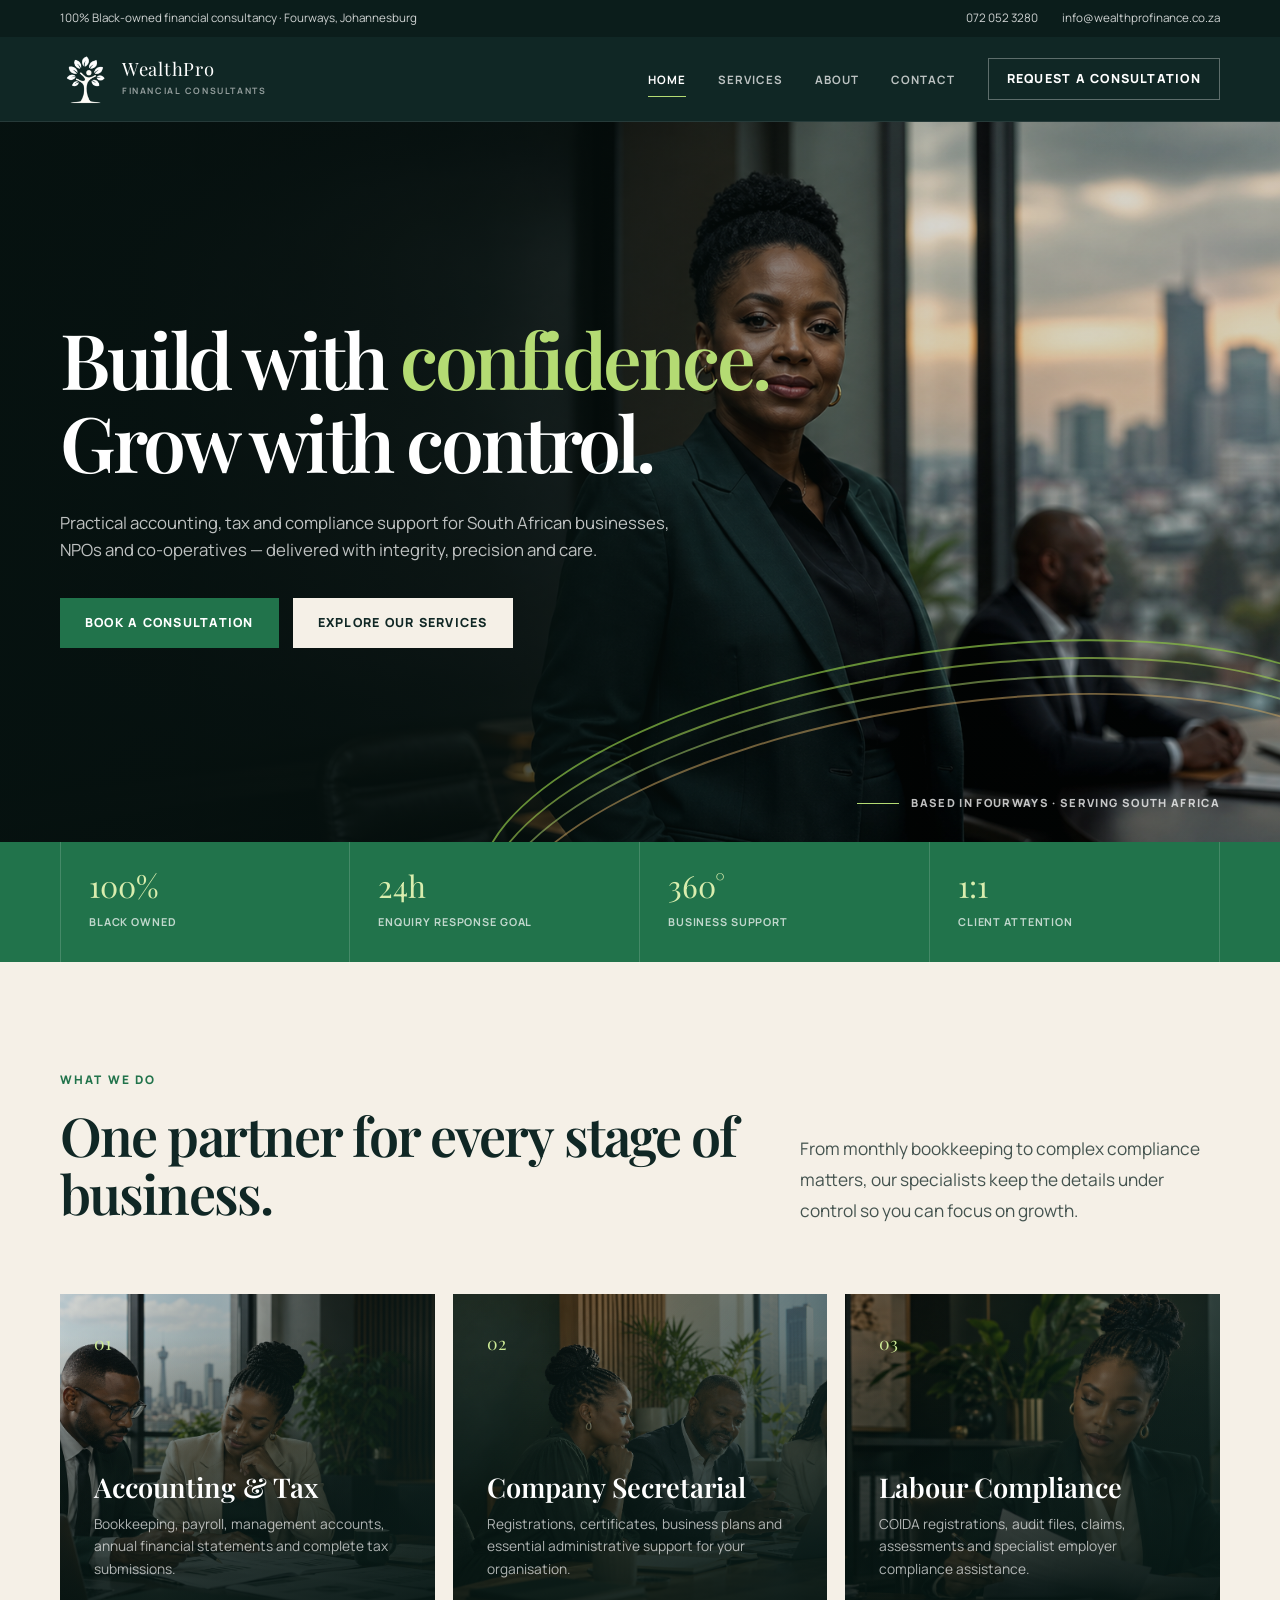
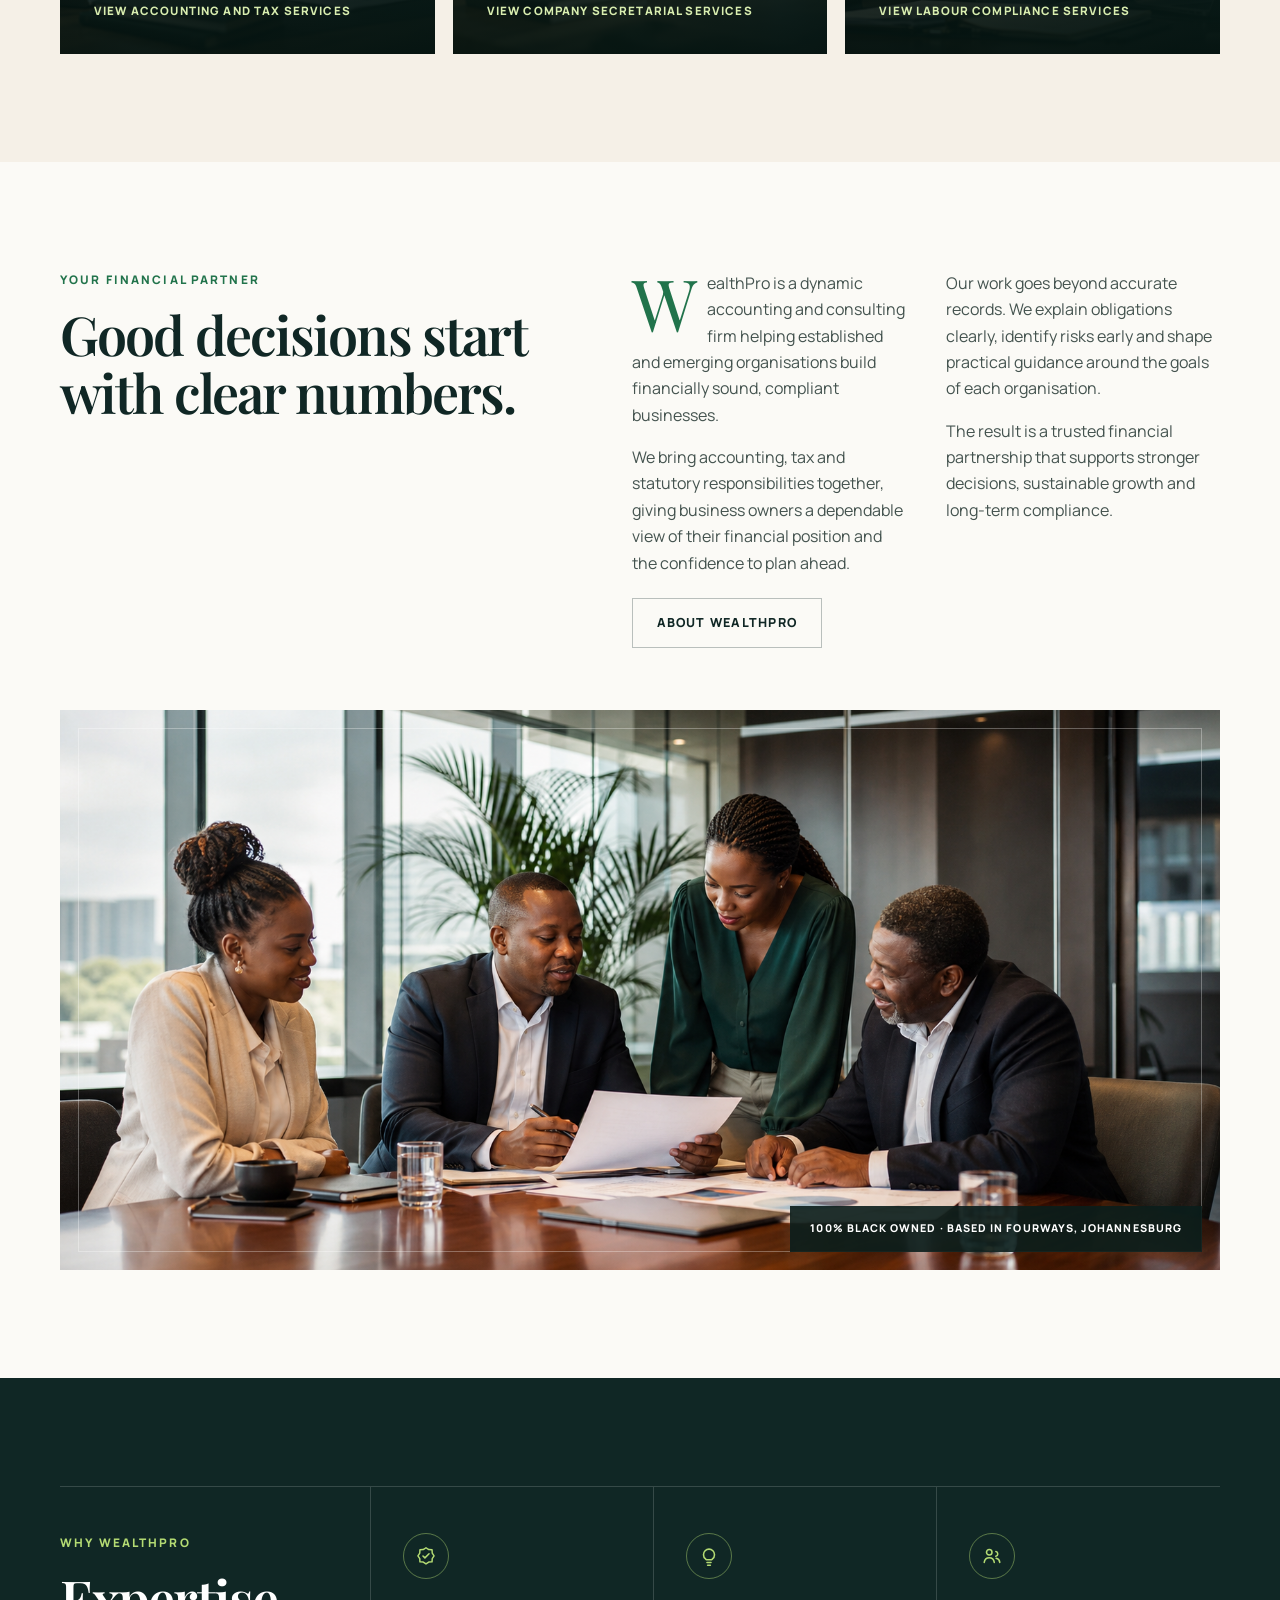
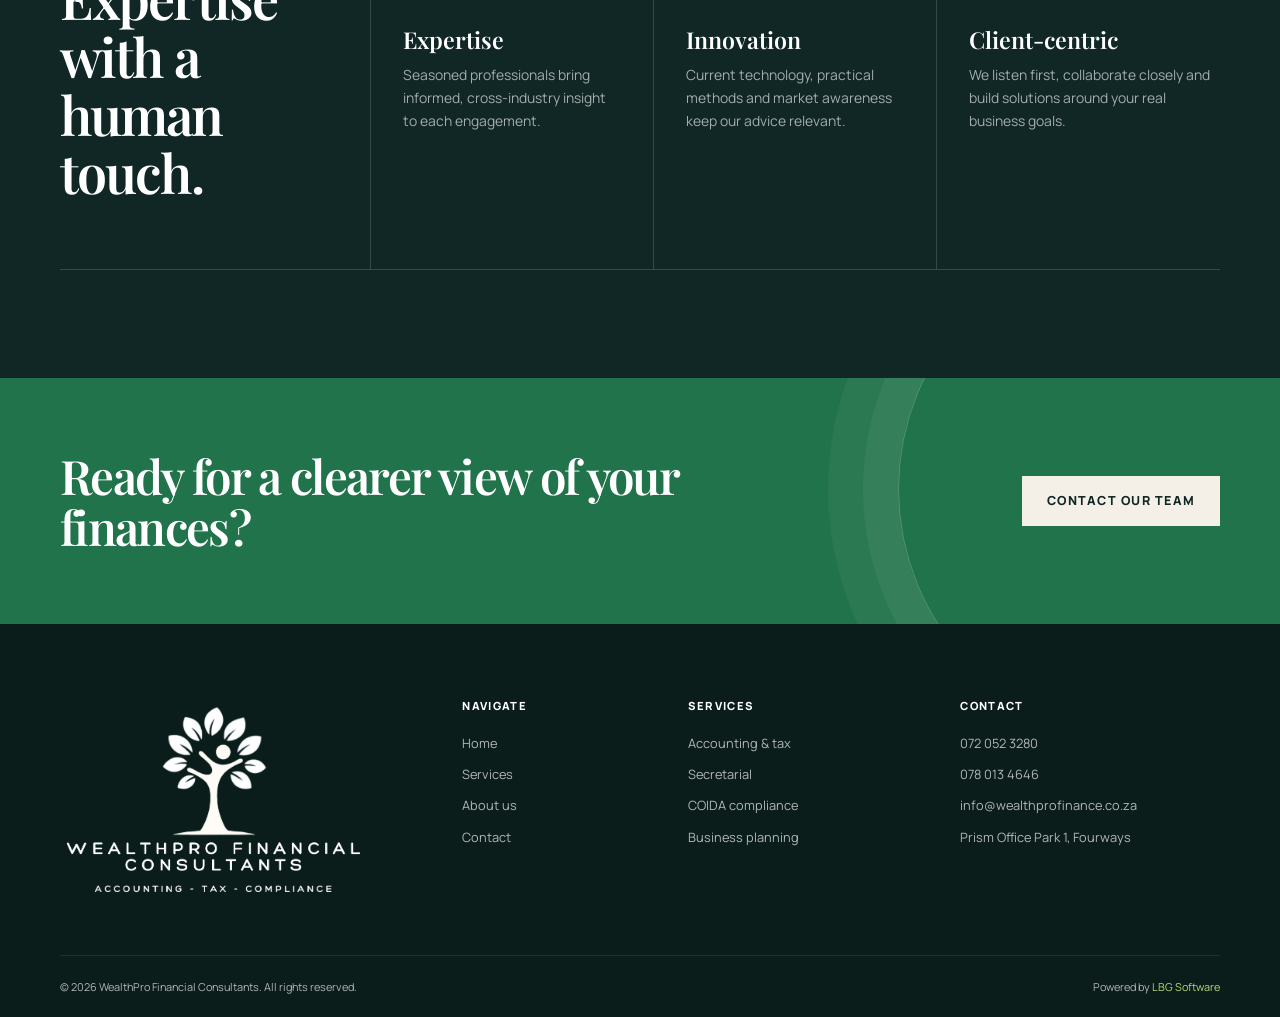
<file: index.html>
<!doctype html>
<html lang="en">
  <head>
    <meta charset="utf-8" />
    <meta name="viewport" content="width=device-width, initial-scale=1" />
    <meta
      name="description"
      content="WealthPro Financial Consultants provides accounting, tax, payroll, secretarial and compliance services in Fourways, Johannesburg."
    />
    <title>
      WealthPro Financial Consultants | Accounting, Tax &amp; Compliance
    </title>
    <link rel="icon" type="image/png" href="icon.png" />
    <link rel="preconnect" href="https://fonts.googleapis.com" />
    <link rel="preconnect" href="https://fonts.gstatic.com" crossorigin />
    <link
      href="https://fonts.googleapis.com/css2?family=Manrope:wght@400;500;600;700;800&amp;family=Playfair+Display:wght@500;600&amp;display=swap"
      rel="stylesheet"
    />
    <link rel="stylesheet" href="styles.css" />
  </head>
  <body>
    <div class="topbar">
      <div class="container topbar-inner">
        <span
          >100% Black-owned financial consultancy · Fourways, Johannesburg</span
        >
        <div class="topbar-links">
          <a href="tel:+27720523280">072 052 3280</a
          ><a href="mailto:info@wealthprofinance.co.za"
            >info@wealthprofinance.co.za</a
          >
        </div>
      </div>
    </div>
    <header class="site-header">
      <div class="container header-inner">
        <a
          class="brand"
          href="index.html"
          aria-label="WealthPro Financial Consultants home"
        >
          <img class="nav-icon" src="icon.png" alt="" />
          <span
            ><span class="brand-name">WealthPro</span
            ><span class="brand-sub">Financial Consultants</span></span
          >
        </a>
        <button
          class="menu-toggle"
          aria-label="Toggle menu"
          aria-expanded="false"
        >
          <span></span><span></span><span></span>
        </button>
        <nav class="site-nav" aria-label="Main navigation">
          <a class="active" href="index.html">Home</a>
          <a href="services.html">Services</a>
          <a href="about.html">About</a>
          <a href="contact.html">Contact</a>
          <a class="button nav-cta" href="contact.html"
            >Request a consultation</a
          >
        </nav>
      </div>
    </header>

    <main>
      <section class="hero">
        <div class="container">
          <div class="hero-content reveal">
            <h1>Build with <em>confidence.</em> Grow with control.</h1>
            <p class="hero-copy">
              Practical accounting, tax and compliance support for South African
              businesses, NPOs and co-operatives — delivered with integrity,
              precision and care.
            </p>
            <div class="hero-actions">
              <a class="button" href="contact.html"
                >Book a consultation</a
              >
              <a class="button button-light" href="services.html"
                >Explore our services</a
              >
            </div>
          </div>
      </div>
      <span class="hero-note">Based in Fourways · Serving South Africa</span>
      <div class="hero-lines" aria-hidden="true">
        <span></span><span></span><span></span><span></span>
      </div>
    </section>

      <section class="trust-strip" aria-label="WealthPro highlights">
        <div class="container trust-grid">
          <div class="trust-item">
            <span class="trust-number">100%</span
            ><span class="trust-label">Black owned</span>
          </div>
          <div class="trust-item">
            <span class="trust-number">24h</span
            ><span class="trust-label">Enquiry response goal</span>
          </div>
          <div class="trust-item">
            <span class="trust-number">360°</span
            ><span class="trust-label">Business support</span>
          </div>
          <div class="trust-item">
            <span class="trust-number">1:1</span
            ><span class="trust-label">Client attention</span>
          </div>
        </div>
      </section>

      <section class="section section-cream">
        <div class="container">
          <div class="heading-row reveal">
            <div>
              <p class="eyebrow">What we do</p>
              <h2>One partner for every stage of business.</h2>
            </div>
            <p class="lead">
              From monthly bookkeeping to complex compliance matters, our
              specialists keep the details under control so you can focus on
              growth.
            </p>
          </div>
          <div class="services-grid">
            <article class="service-card reveal">
              <span class="card-index">01</span>
              <h3>Accounting &amp; Tax</h3>
              <p>
                Bookkeeping, payroll, management accounts, annual financial
                statements and complete tax submissions.
              </p>
              <a class="text-link" href="services.html#accounting"
                >View accounting and tax services</a
              >
            </article>
            <article class="service-card reveal">
              <span class="card-index">02</span>
              <h3>Company Secretarial</h3>
              <p>
                Registrations, certificates, business plans and essential
                administrative support for your organisation.
              </p>
              <a class="text-link" href="services.html#secretarial"
                >View company secretarial services</a
              >
            </article>
            <article class="service-card reveal">
              <span class="card-index">03</span>
              <h3>Labour Compliance</h3>
              <p>
                COIDA registrations, audit files, claims, assessments and
                specialist employer compliance assistance.
              </p>
              <a class="text-link" href="services.html#compliance"
                >View labour compliance services</a
              >
            </article>
          </div>
        </div>
      </section>

      <section class="section">
        <div class="container">
          <div class="story-grid home-story-intro">
            <div class="reveal">
              <p class="eyebrow">Your financial partner</p>
              <h2>Good decisions start with clear numbers.</h2>
            </div>
            <div class="reveal">
              <div class="story-copy">
                <p>
                  WealthPro is a dynamic accounting and consulting firm helping
                  established and emerging organisations build financially
                  sound, compliant businesses.
                </p>
                <p>
                  We bring accounting, tax and statutory responsibilities
                  together, giving business owners a dependable view of their
                  financial position and the confidence to plan ahead.
                </p>
                <p>
                  Our work goes beyond accurate records. We explain obligations
                  clearly, identify risks early and shape practical guidance
                  around the goals of each organisation.
                </p>
                <p>
                  The result is a trusted financial partnership that supports
                  stronger decisions, sustainable growth and long-term
                  compliance.
                </p>
              </div>
              <a class="button button-outline home-story-action" href="about.html"
                >About WealthPro</a
              >
            </div>
          </div>
          <div class="home-story-image reveal">
            <img
              src="assets/images/wealthpro-team.png"
              alt="Black South African financial consultants collaborating around a boardroom table"
            />
            <span>100% Black owned · Based in Fourways, Johannesburg</span>
          </div>
        </div>
      </section>

      <section class="section section-dark">
        <div class="container values-grid">
          <div class="values-intro reveal">
            <p class="eyebrow">Why WealthPro</p>
            <h2>Expertise with a human touch.</h2>
          </div>
          <article class="value-card reveal">
            <span class="value-icon" aria-hidden="true">
              <svg viewBox="0 0 24 24" fill="none">
                <path d="M12 3 15 5l3.6.2.2 3.6 2 3-2 3-.2 3.6-3.6.2-3 2-3-2-3.6-.2-.2-3.6-2-3 2-3 .2-3.6L9 5l3-2Z" stroke="currentColor" stroke-width="1.6" stroke-linejoin="round"/>
                <path d="m8.7 12 2.1 2.1 4.5-4.5" stroke="currentColor" stroke-width="1.7" stroke-linecap="round" stroke-linejoin="round"/>
              </svg>
            </span>
            <h3>Expertise</h3>
            <p>
              Seasoned professionals bring informed, cross-industry insight to
              each engagement.
            </p>
          </article>
          <article class="value-card reveal">
            <span class="value-icon" aria-hidden="true">
              <svg viewBox="0 0 24 24" fill="none">
                <path d="M8.5 15.5C7 14.4 6 12.6 6 10.5a6 6 0 1 1 12 0c0 2.1-1 3.9-2.5 5" stroke="currentColor" stroke-width="1.7" stroke-linecap="round"/>
                <path d="M9 16h6M9.8 19h4.4M10.5 22h3" stroke="currentColor" stroke-width="1.7" stroke-linecap="round"/>
              </svg>
            </span>
            <h3>Innovation</h3>
            <p>
              Current technology, practical methods and market awareness keep
              our advice relevant.
            </p>
          </article>
          <article class="value-card reveal">
            <span class="value-icon" aria-hidden="true">
              <svg viewBox="0 0 24 24" fill="none">
                <circle cx="9" cy="8" r="3" stroke="currentColor" stroke-width="1.7"/>
                <path d="M3.5 19c.5-3.2 2.3-5 5.5-5s5 1.8 5.5 5" stroke="currentColor" stroke-width="1.7" stroke-linecap="round"/>
                <path d="M16.2 7.2a2.6 2.6 0 0 1 0 5.1M16.5 14.5c2.4.4 3.7 1.9 4 4.5" stroke="currentColor" stroke-width="1.7" stroke-linecap="round"/>
              </svg>
            </span>
            <h3>Client-centric</h3>
            <p>
              We listen first, collaborate closely and build solutions around
              your real business goals.
            </p>
          </article>
        </div>
      </section>

      <section class="section-sm cta">
        <div class="container cta-inner reveal">
          <h2>Ready for a clearer view of your finances?</h2>
          <a class="button button-light" href="contact.html"
            >Contact our team</a
          >
        </div>
      </section>
    </main>

    <footer class="site-footer">
      <div class="container footer-main">
        <div class="footer-brand">
          <a href="index.html"
            ><img
              class="footer-logo"
              src="logo.png"
              alt="WealthPro Financial Consultants — Accounting, Tax and Compliance"
          /></a>
          
        </div>
        <div>
          <h3 class="footer-title">Navigate</h3>
          <div class="footer-links">
            <a href="index.html">Home</a><a href="services.html">Services</a
            ><a href="about.html">About us</a><a href="contact.html">Contact</a>
          </div>
        </div>
        <div>
          <h3 class="footer-title">Services</h3>
          <div class="footer-links">
            <a href="services.html#accounting">Accounting &amp; tax</a
            ><a href="services.html#secretarial">Secretarial</a
            ><a href="services.html#compliance">COIDA compliance</a
            ><a href="services.html#planning">Business planning</a>
          </div>
        </div>
        <div class="footer-contact">
          <h3 class="footer-title">Contact</h3>
          <div class="footer-links">
            <a href="tel:+27720523280">072 052 3280</a
            ><a href="tel:+27780134646">078 013 4646</a
            ><a href="mailto:info@wealthprofinance.co.za"
              >info@wealthprofinance.co.za</a
            ><span>Prism Office Park 1, Fourways</span>
          </div>
        </div>
      </div>
      <div class="container footer-bottom">
        <span
          >© <span data-year></span> WealthPro Financial Consultants. All rights
          reserved.</span
        ><span
          >Powered by
          <a href="https://www.lbgsoftware.co.za" target="_blank" rel="noopener"
            >LBG Software</a
          ></span
        >
      </div>
    </footer>
    <script src="script.js"></script>
  </body>
</html>
</file>
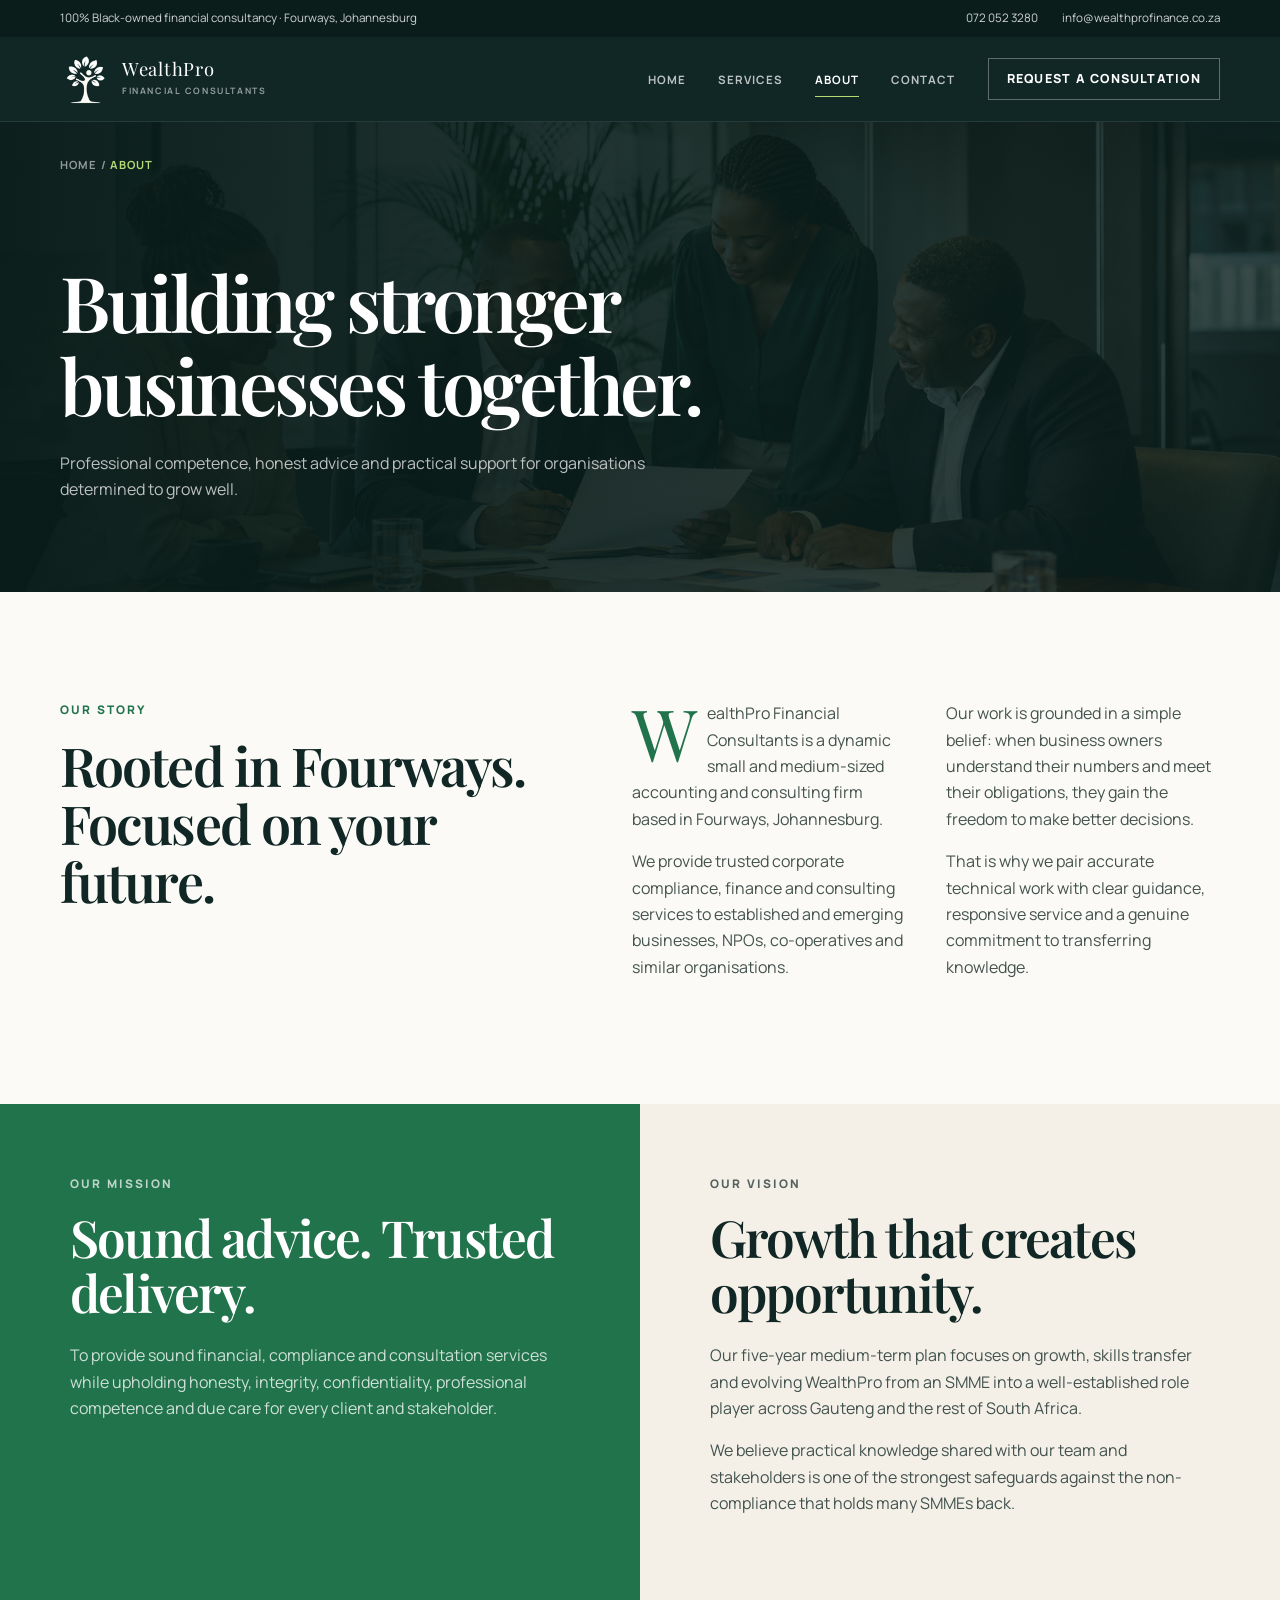
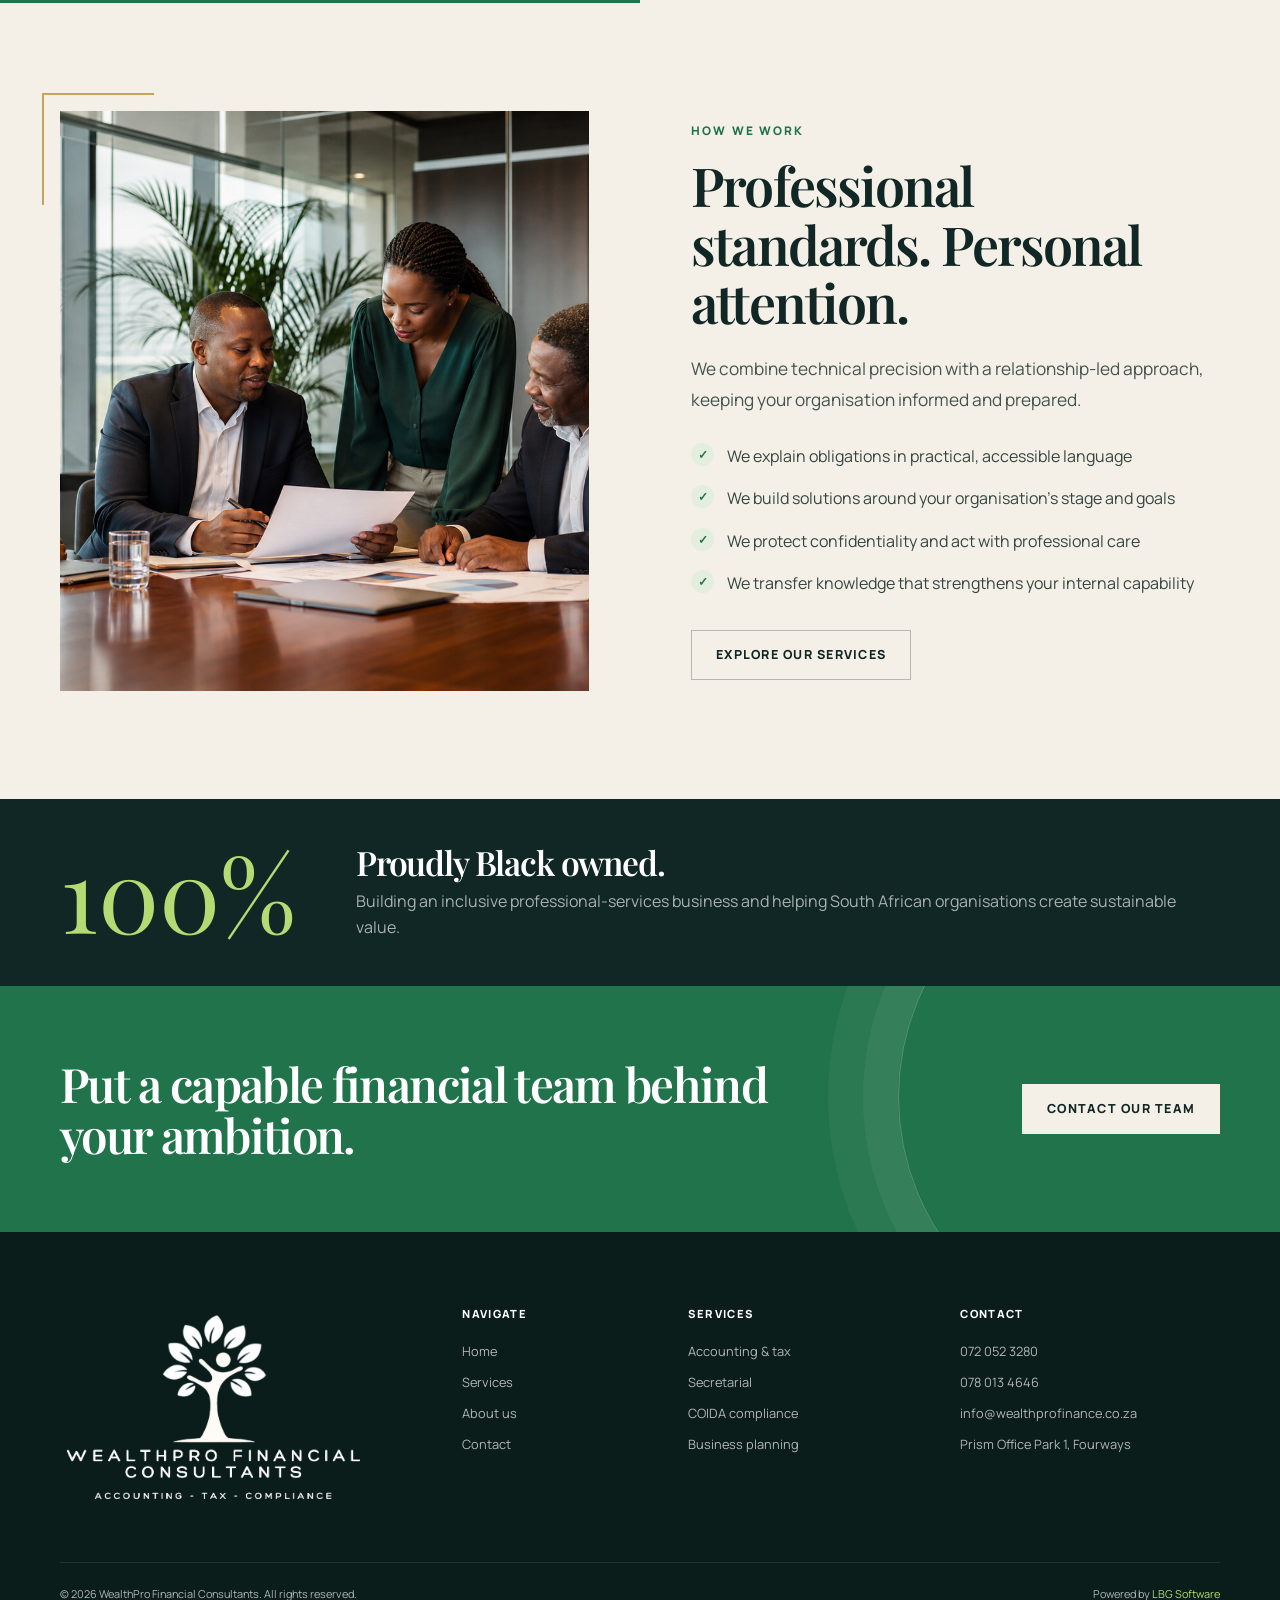
<file: about.html>
<!doctype html>
<html lang="en">
  <head>
    <meta charset="utf-8" />
    <meta name="viewport" content="width=device-width, initial-scale=1" />
    <meta
      name="description"
      content="Learn about WealthPro Financial Consultants, a 100% Black-owned accounting and consulting firm in Fourways, Johannesburg."
    />
    <title>About Us | WealthPro Financial Consultants</title>
    <link rel="icon" type="image/png" href="icon.png" />
    <link rel="preconnect" href="https://fonts.googleapis.com" />
    <link rel="preconnect" href="https://fonts.gstatic.com" crossorigin />
    <link
      href="https://fonts.googleapis.com/css2?family=Manrope:wght@400;500;600;700;800&amp;family=Playfair+Display:wght@500;600&amp;display=swap"
      rel="stylesheet"
    />
    <link rel="stylesheet" href="styles.css" />
  </head>
  <body>
    <div class="topbar">
      <div class="container topbar-inner">
        <span
          >100% Black-owned financial consultancy · Fourways, Johannesburg</span
        >
        <div class="topbar-links">
          <a href="tel:+27720523280">072 052 3280</a
          ><a href="mailto:info@wealthprofinance.co.za"
            >info@wealthprofinance.co.za</a
          >
        </div>
      </div>
    </div>
    <header class="site-header">
      <div class="container header-inner">
        <a class="brand" href="index.html"
          ><img class="nav-icon" src="icon.png" alt=""
          ><span
            ><span class="brand-name">WealthPro</span
            ><span class="brand-sub">Financial Consultants</span></span
          ></a
        >
        <button
          class="menu-toggle"
          aria-label="Toggle menu"
          aria-expanded="false"
        >
          <span></span><span></span><span></span>
        </button>
        <nav class="site-nav">
          <a href="index.html">Home</a><a href="services.html">Services</a
          ><a class="active" href="about.html">About</a
          ><a href="contact.html">Contact</a
          ><a class="button nav-cta" href="contact.html"
            >Request a consultation</a
          >
        </nav>
      </div>
    </header>
    <main>
      <section class="page-hero page-about">
        <div class="crumb">
          <a href="index.html">Home</a> / <span>About</span>
        </div>
        <div class="container reveal">
          <h1>Building stronger businesses together.</h1>
          <p>
            Professional competence, honest advice and practical support for
            organisations determined to grow well.
          </p>
        </div>
      </section>

      <section class="section">
        <div class="container story-grid">
          <div class="reveal">
            <p class="eyebrow">Our story</p>
            <h2>Rooted in Fourways. Focused on your future.</h2>
          </div>
          <div class="story-copy reveal">
            <p>
              WealthPro Financial Consultants is a dynamic small and
              medium-sized accounting and consulting firm based in Fourways,
              Johannesburg.
            </p>
            <p>
              We provide trusted corporate compliance, finance and consulting
              services to established and emerging businesses, NPOs,
              co-operatives and similar organisations.
            </p>
            <p>
              Our work is grounded in a simple belief: when business owners
              understand their numbers and meet their obligations, they gain the
              freedom to make better decisions.
            </p>
            <p>
              That is why we pair accurate technical work with clear guidance,
              responsive service and a genuine commitment to transferring
              knowledge.
            </p>
          </div>
        </div>
      </section>

      <section class="mission-grid">
        <article class="mission-card reveal">
          <p class="eyebrow">Our mission</p>
          <h2>Sound advice. Trusted delivery.</h2>
          <p>
            To provide sound financial, compliance and consultation services
            while upholding honesty, integrity, confidentiality, professional
            competence and due care for every client and stakeholder.
          </p>
        </article>
        <article class="mission-card reveal">
          <p class="eyebrow">Our vision</p>
          <h2>Growth that creates opportunity.</h2>
          <p>
            Our five-year medium-term plan focuses on growth, skills transfer
            and evolving WealthPro from an SMME into a well-established role
            player across Gauteng and the rest of South Africa.
          </p>
          <p>
            We believe practical knowledge shared with our team and stakeholders
            is one of the strongest safeguards against the non-compliance that
            holds many SMMEs back.
          </p>
        </article>
      </section>

      <section class="section section-cream">
        <div class="container split">
          <div class="image-frame reveal">
            <img
              src="assets/images/wealthpro-team.png"
              alt="WealthPro financial professionals working together in a Johannesburg boardroom"
            />
          </div>
          <div class="reveal">
            <p class="eyebrow">How we work</p>
            <h2>Professional standards. Personal attention.</h2>
            <p class="lead">
              We combine technical precision with a relationship-led approach,
              keeping your organisation informed and prepared.
            </p>
            <ul class="check-list">
              <li>We explain obligations in practical, accessible language</li>
              <li>
                We build solutions around your organisation’s stage and goals
              </li>
              <li>We protect confidentiality and act with professional care</li>
              <li>
                We transfer knowledge that strengthens your internal capability
              </li>
            </ul>
            <a class="button button-outline" href="services.html"
              >Explore our services</a
            >
          </div>
        </div>
      </section>

      <section class="section-dark">
        <div class="container ownership-band reveal">
          <span class="ownership-number">100%</span>
          <div>
            <h2>Proudly Black owned.</h2>
            <p>
              Building an inclusive professional-services business and helping
              South African organisations create sustainable value.
            </p>
          </div>
        </div>
      </section>
      <section class="section-sm cta">
        <div class="container cta-inner reveal">
          <h2>Put a capable financial team behind your ambition.</h2>
          <a class="button button-light" href="contact.html"
            >Contact our team</a
          >
        </div>
      </section>
    </main>
    <footer class="site-footer">
      <div class="container footer-main">
        <div class="footer-brand">
          <a href="index.html"
            ><img
              class="footer-logo"
              src="logo.png"
              alt="WealthPro Financial Consultants — Accounting, Tax and Compliance"
          /></a>
        </div>
        <div>
          <h3 class="footer-title">Navigate</h3>
          <div class="footer-links">
            <a href="index.html">Home</a><a href="services.html">Services</a
            ><a href="about.html">About us</a><a href="contact.html">Contact</a>
          </div>
        </div>
        <div>
          <h3 class="footer-title">Services</h3>
          <div class="footer-links">
            <a href="services.html#accounting">Accounting &amp; tax</a
            ><a href="services.html#secretarial">Secretarial</a
            ><a href="services.html#compliance">COIDA compliance</a
            ><a href="services.html#planning">Business planning</a>
          </div>
        </div>
        <div class="footer-contact">
          <h3 class="footer-title">Contact</h3>
          <div class="footer-links">
            <a href="tel:+27720523280">072 052 3280</a
            ><a href="tel:+27780134646">078 013 4646</a
            ><a href="mailto:info@wealthprofinance.co.za"
              >info@wealthprofinance.co.za</a
            ><span>Prism Office Park 1, Fourways</span>
          </div>
        </div>
      </div>
      <div class="container footer-bottom">
        <span
          >© <span data-year></span> WealthPro Financial Consultants. All rights
          reserved.</span
        ><span
          >Powered by
          <a href="https://www.lbgsoftware.co.za" target="_blank" rel="noopener"
            >LBG Software</a
          ></span
        >
      </div>
    </footer>
    <script src="script.js"></script>
  </body>
</html>
</file>
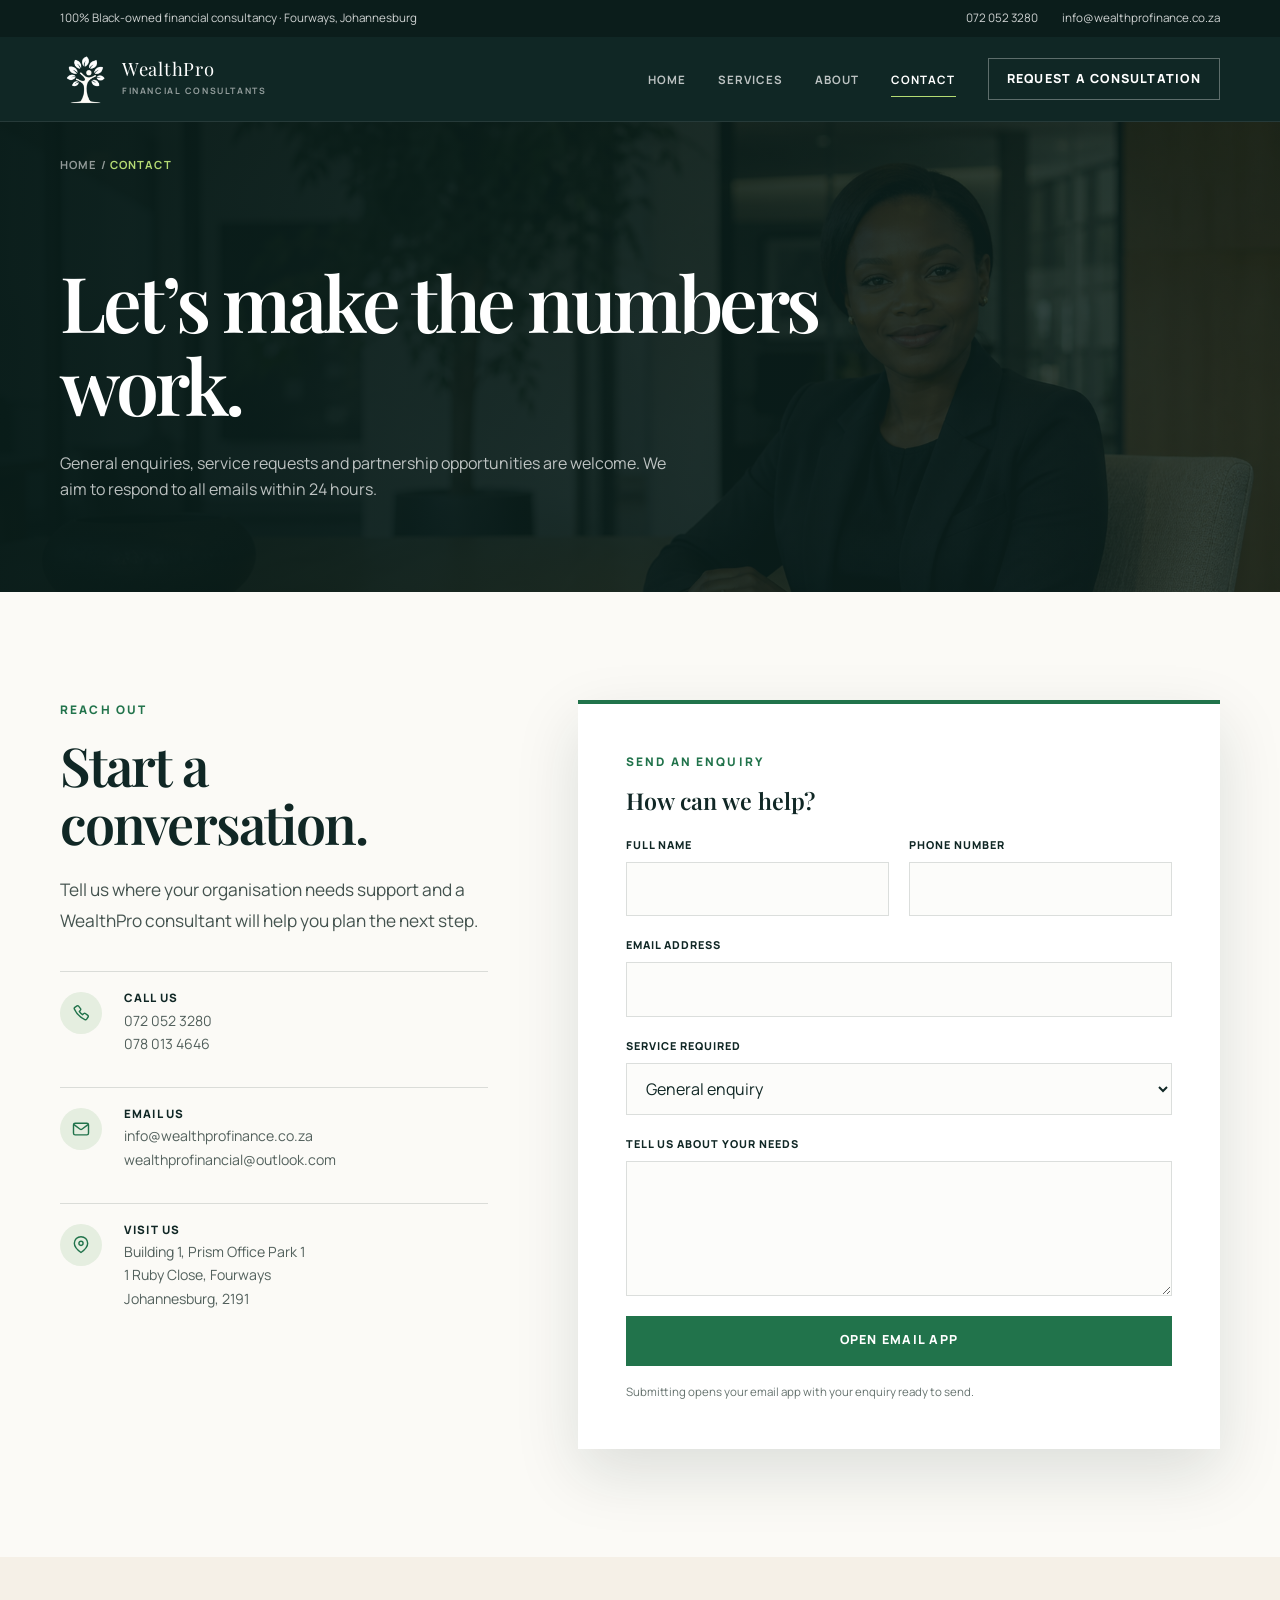
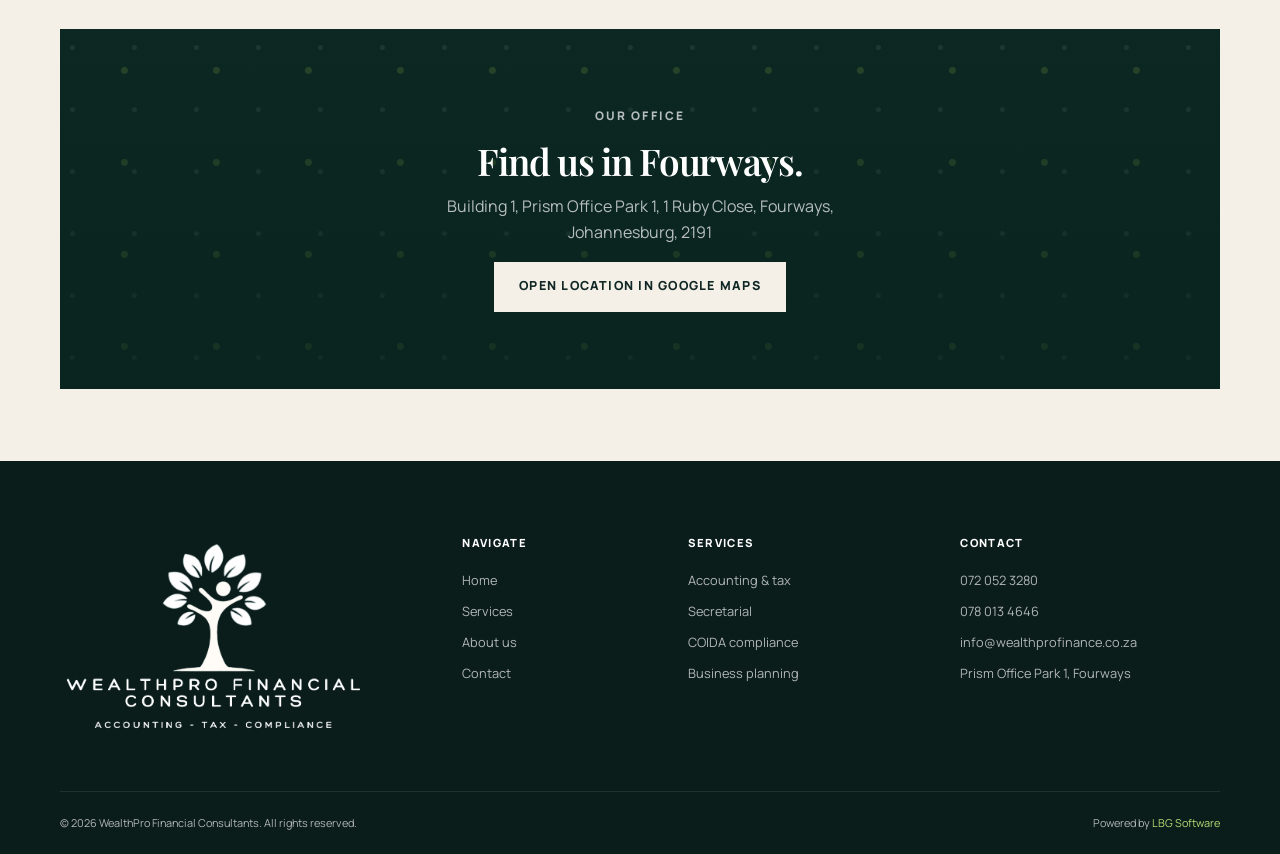
<file: contact.html>
<!doctype html>
<html lang="en">
  <head>
    <meta charset="utf-8" />
    <meta name="viewport" content="width=device-width, initial-scale=1" />
    <meta
      name="description"
      content="Contact WealthPro Financial Consultants in Fourways for accounting, tax and compliance support."
    />
    <title>Contact Us | WealthPro Financial Consultants</title>
    <link rel="icon" type="image/png" href="icon.png" />
    <link rel="preconnect" href="https://fonts.googleapis.com" />
    <link rel="preconnect" href="https://fonts.gstatic.com" crossorigin />
    <link
      href="https://fonts.googleapis.com/css2?family=Manrope:wght@400;500;600;700;800&amp;family=Playfair+Display:wght@500;600&amp;display=swap"
      rel="stylesheet"
    />
    <link rel="stylesheet" href="styles.css" />
  </head>
  <body>
    <div class="topbar">
      <div class="container topbar-inner">
        <span
          >100% Black-owned financial consultancy · Fourways, Johannesburg</span
        >
        <div class="topbar-links">
          <a href="tel:+27720523280">072 052 3280</a
          ><a href="mailto:info@wealthprofinance.co.za"
            >info@wealthprofinance.co.za</a
          >
        </div>
      </div>
    </div>
    <header class="site-header">
      <div class="container header-inner">
        <a class="brand" href="index.html"
          ><img class="nav-icon" src="icon.png" alt=""
          ><span
            ><span class="brand-name">WealthPro</span
            ><span class="brand-sub">Financial Consultants</span></span
          ></a
        >
        <button
          class="menu-toggle"
          aria-label="Toggle menu"
          aria-expanded="false"
        >
          <span></span><span></span><span></span>
        </button>
        <nav class="site-nav">
          <a href="index.html">Home</a><a href="services.html">Services</a
          ><a href="about.html">About</a
          ><a class="active" href="contact.html">Contact</a
          ><a class="button nav-cta" href="#enquiry">Request a consultation</a>
        </nav>
      </div>
    </header>
    <main>
      <section class="page-hero page-contact">
        <div class="crumb">
          <a href="index.html">Home</a> / <span>Contact</span>
        </div>
        <div class="container reveal">
          <h1>Let’s make the numbers work.</h1>
          <p>
            General enquiries, service requests and partnership opportunities
            are welcome. We aim to respond to all emails within 24 hours.
          </p>
        </div>
      </section>
      <section class="section" id="enquiry">
        <div class="container contact-layout">
          <div class="reveal">
            <p class="eyebrow">Reach out</p>
            <h2>Start a conversation.</h2>
            <p class="lead">
              Tell us where your organisation needs support and a WealthPro
              consultant will help you plan the next step.
            </p>
            <div class="contact-cards">
              <div class="contact-card">
                <span class="contact-card-icon" aria-hidden="true">
                  <svg viewBox="0 0 24 24" fill="none">
                    <path d="M7.2 3.5 4.6 5.2c-.7.5-.9 1.4-.5 2.2 2.7 5.9 6.6 9.8 12.5 12.5.8.4 1.7.2 2.2-.5l1.7-2.6c.4-.6.3-1.4-.3-1.9l-3-2.3c-.5-.4-1.2-.4-1.7 0l-1.7 1.4a13.4 13.4 0 0 1-3.8-3.8l1.4-1.7c.4-.5.4-1.2 0-1.7l-2.3-3c-.5-.6-1.3-.7-1.9-.3Z" stroke="currentColor" stroke-width="1.7" stroke-linecap="round" stroke-linejoin="round"/>
                  </svg>
                </span>
                <div>
                  <h3>Call us</h3>
                  <p>
                    <a href="tel:+27720523280">072 052 3280</a><br /><a
                      href="tel:+27780134646"
                      >078 013 4646</a
                    >
                  </p>
                </div>
              </div>
              <div class="contact-card">
                <span class="contact-card-icon" aria-hidden="true">
                  <svg viewBox="0 0 24 24" fill="none">
                    <rect x="3" y="5" width="18" height="14" rx="2" stroke="currentColor" stroke-width="1.7"/>
                    <path d="m4 7 7 5.3a1.7 1.7 0 0 0 2 0L20 7" stroke="currentColor" stroke-width="1.7" stroke-linecap="round" stroke-linejoin="round"/>
                  </svg>
                </span>
                <div>
                  <h3>Email us</h3>
                  <p>
                    <a href="mailto:info@wealthprofinance.co.za"
                      >info@wealthprofinance.co.za</a
                    ><br /><a href="mailto:wealthprofinancial@outlook.com"
                      >wealthprofinancial@outlook.com</a
                    >
                  </p>
                </div>
              </div>
              <div class="contact-card">
                <span class="contact-card-icon" aria-hidden="true">
                  <svg viewBox="0 0 24 24" fill="none">
                    <path d="M20 10c0 5.5-8 11-8 11S4 15.5 4 10a8 8 0 1 1 16 0Z" stroke="currentColor" stroke-width="1.7" stroke-linecap="round" stroke-linejoin="round"/>
                    <circle cx="12" cy="10" r="2.5" stroke="currentColor" stroke-width="1.7"/>
                  </svg>
                </span>
                <div>
                  <h3>Visit us</h3>
                  <address>
                    Building 1, Prism Office Park 1<br />1 Ruby Close,
                    Fourways<br />Johannesburg, 2191
                  </address>
                </div>
              </div>
            </div>
          </div>
          <form class="contact-form reveal" id="contact-form">
            <p class="eyebrow">Send an enquiry</p>
            <h3>How can we help?</h3>
            <div class="form-grid">
              <div class="field">
                <label for="name">Full name</label
                ><input id="name" name="name" autocomplete="name" required />
              </div>
              <div class="field">
                <label for="phone">Phone number</label
                ><input id="phone" name="phone" autocomplete="tel" required />
              </div>
              <div class="field full">
                <label for="email">Email address</label
                ><input
                  id="email"
                  name="email"
                  type="email"
                  autocomplete="email"
                  required
                />
              </div>
              <div class="field full">
                <label for="service">Service required</label
                ><select id="service" name="service">
                  <option>General enquiry</option>
                  <option>Accounting</option>
                  <option>Taxation</option>
                  <option>Company secretarial</option>
                  <option>COIDA / Labour compliance</option>
                  <option>Business planning</option>
                </select>
              </div>
              <div class="field full">
                <label for="message">Tell us about your needs</label
                ><textarea id="message" name="message" required></textarea>
              </div>
              <div class="field full">
                <button class="button" type="submit">
                  Open email app
                </button>
              </div>
            </div>
            <p class="form-note">
              Submitting opens your email app with your enquiry ready to send.
            </p>
            <p class="form-status" role="status">
              Your enquiry has been prepared. Please send it from your email
              app.
            </p>
          </form>
        </div>
      </section>
      <section class="section-sm section-cream">
        <div class="container">
          <div class="map-card reveal">
            <div>
              <p class="eyebrow" style="justify-content: center">Our office</p>
              <h2>Find us in Fourways.</h2>
              <p>
                Building 1, Prism Office Park 1, 1 Ruby Close, Fourways,
                Johannesburg, 2191
              </p>
              <a
                class="button button-light"
                href="https://www.google.com/maps/search/?api=1&amp;query=Prism+Office+Park+1+1+Ruby+Close+Fourways+Johannesburg"
                target="_blank"
                rel="noopener"
                >Open location in Google Maps</a
              >
            </div>
          </div>
        </div>
      </section>
    </main>
    <footer class="site-footer">
      <div class="container footer-main">
        <div class="footer-brand">
          <a href="index.html"
            ><img
              class="footer-logo"
              src="logo.png"
              alt="WealthPro Financial Consultants — Accounting, Tax and Compliance"
          /></a>
      
        </div>
        <div>
          <h3 class="footer-title">Navigate</h3>
          <div class="footer-links">
            <a href="index.html">Home</a><a href="services.html">Services</a
            ><a href="about.html">About us</a><a href="contact.html">Contact</a>
          </div>
        </div>
        <div>
          <h3 class="footer-title">Services</h3>
          <div class="footer-links">
            <a href="services.html#accounting">Accounting &amp; tax</a
            ><a href="services.html#secretarial">Secretarial</a
            ><a href="services.html#compliance">COIDA compliance</a
            ><a href="services.html#planning">Business planning</a>
          </div>
        </div>
        <div class="footer-contact">
          <h3 class="footer-title">Contact</h3>
          <div class="footer-links">
            <a href="tel:+27720523280">072 052 3280</a
            ><a href="tel:+27780134646">078 013 4646</a
            ><a href="mailto:info@wealthprofinance.co.za"
              >info@wealthprofinance.co.za</a
            ><span>Prism Office Park 1, Fourways</span>
          </div>
        </div>
      </div>
      <div class="container footer-bottom">
        <span
          >© <span data-year></span> WealthPro Financial Consultants. All rights
          reserved.</span
        ><span
          >Powered by
          <a href="https://www.lbgsoftware.co.za" target="_blank" rel="noopener"
            >LBG Software</a
          ></span
        >
      </div>
    </footer>
    <script src="script.js"></script>
  </body>
</html>
</file>
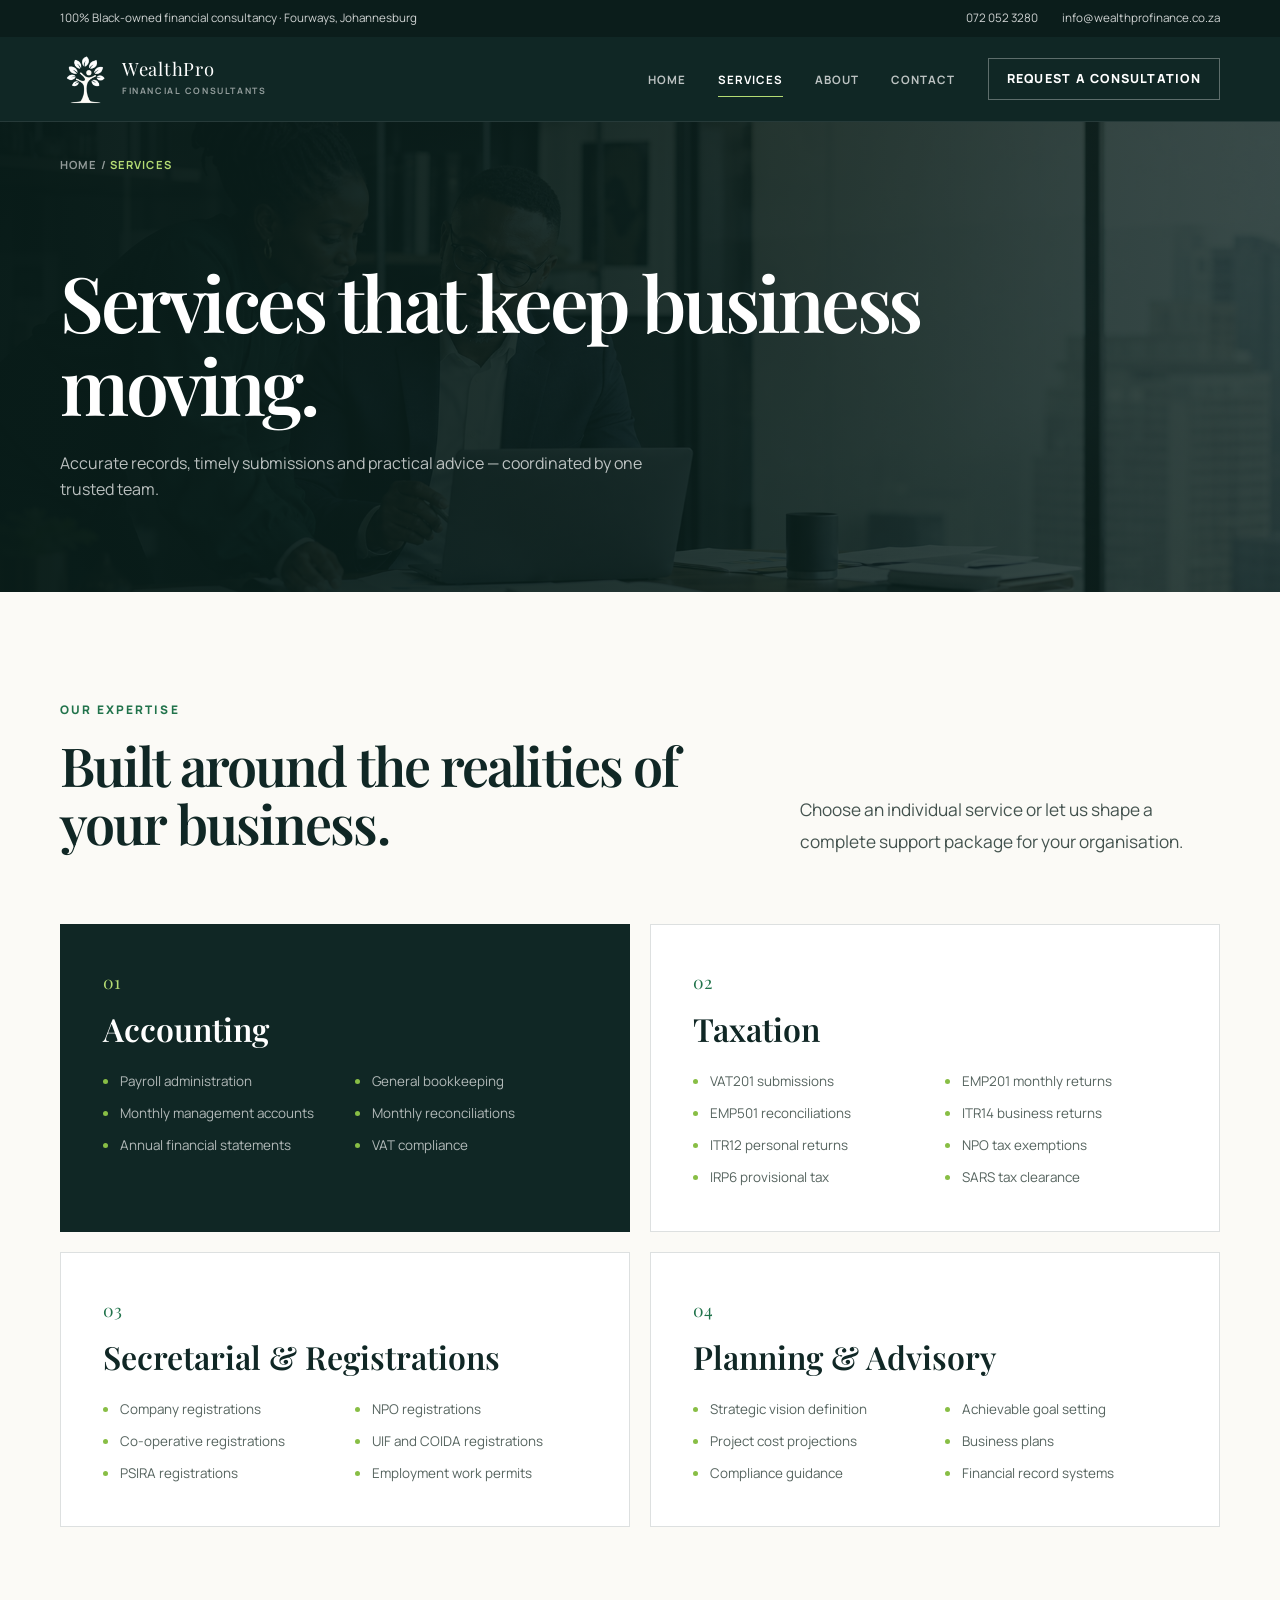
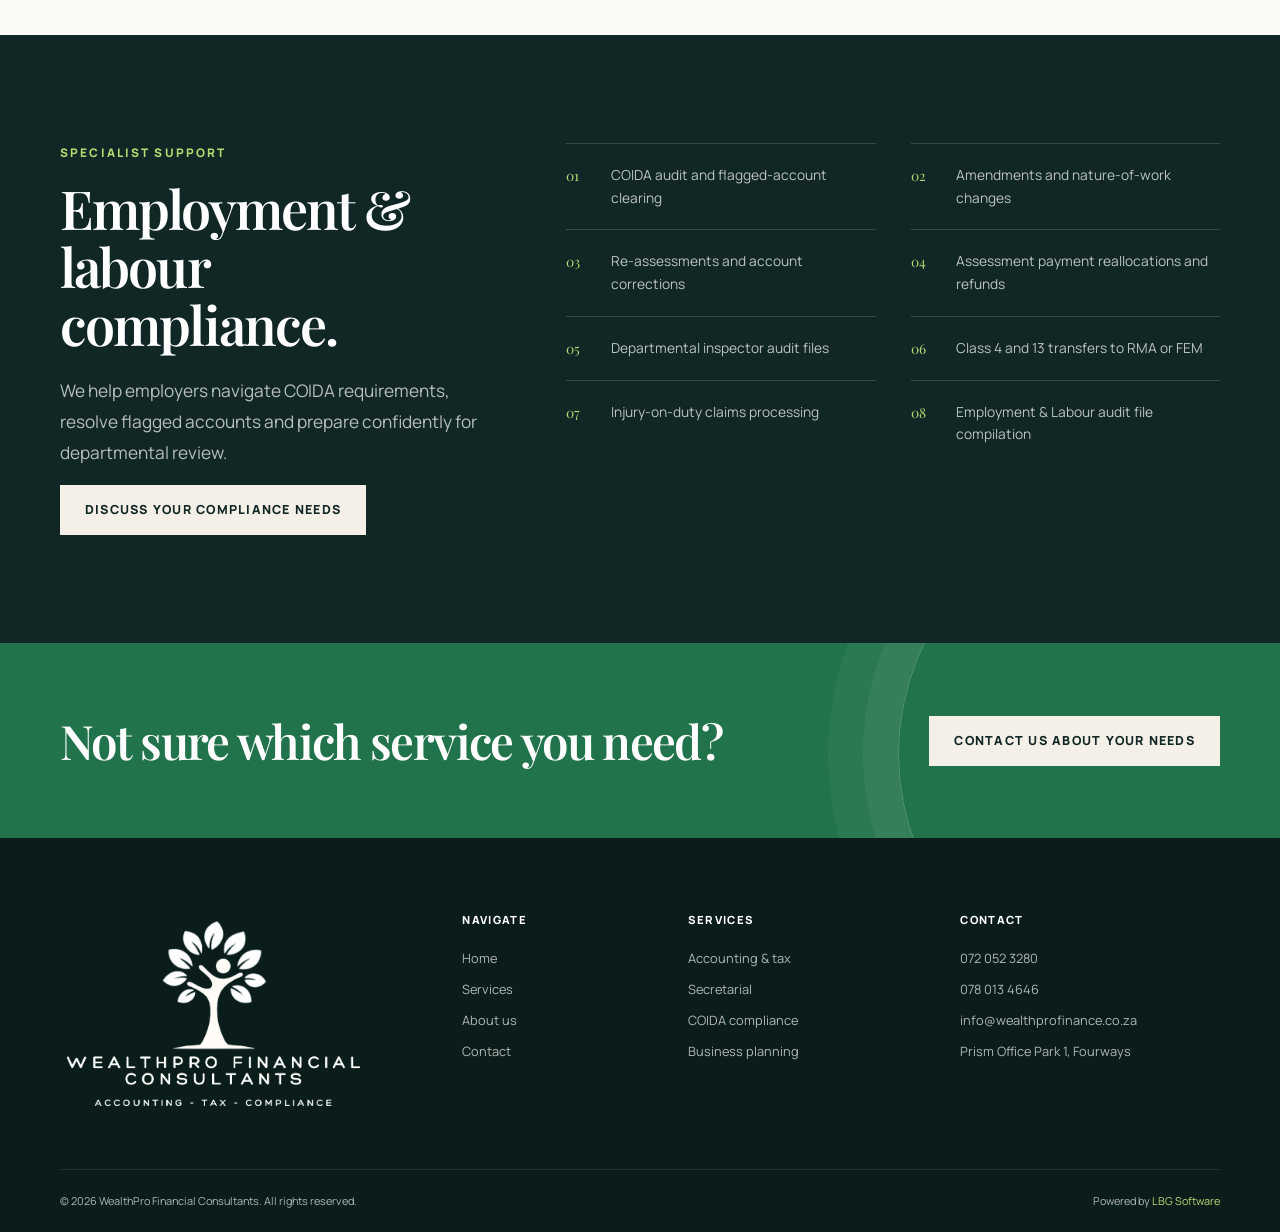
<file: services.html>
<!doctype html>
<html lang="en">
  <head>
    <meta charset="utf-8" />
    <meta name="viewport" content="width=device-width, initial-scale=1" />
    <meta
      name="description"
      content="Accounting, tax, secretarial and labour compliance services from WealthPro Financial Consultants."
    />
    <title>Services | WealthPro Financial Consultants</title>
    <link rel="icon" type="image/png" href="icon.png" />
    <link rel="preconnect" href="https://fonts.googleapis.com" />
    <link rel="preconnect" href="https://fonts.gstatic.com" crossorigin />
    <link
      href="https://fonts.googleapis.com/css2?family=Manrope:wght@400;500;600;700;800&amp;family=Playfair+Display:wght@500;600&amp;display=swap"
      rel="stylesheet"
    />
    <link rel="stylesheet" href="styles.css" />
  </head>
  <body>
    <div class="topbar">
      <div class="container topbar-inner">
        <span
          >100% Black-owned financial consultancy · Fourways, Johannesburg</span
        >
        <div class="topbar-links">
          <a href="tel:+27720523280">072 052 3280</a
          ><a href="mailto:info@wealthprofinance.co.za"
            >info@wealthprofinance.co.za</a
          >
        </div>
      </div>
    </div>
    <header class="site-header">
      <div class="container header-inner">
        <a class="brand" href="index.html"
          ><img class="nav-icon" src="icon.png" alt=""
          ><span
            ><span class="brand-name">WealthPro</span
            ><span class="brand-sub">Financial Consultants</span></span
          ></a
        >
        <button
          class="menu-toggle"
          aria-label="Toggle menu"
          aria-expanded="false"
        >
          <span></span><span></span><span></span>
        </button>
        <nav class="site-nav">
          <a href="index.html">Home</a
          ><a class="active" href="services.html">Services</a
          ><a href="about.html">About</a><a href="contact.html">Contact</a
          ><a class="button nav-cta" href="contact.html"
            >Request a consultation</a
          >
        </nav>
      </div>
    </header>
    <main>
      <section class="page-hero page-services">
        <div class="crumb">
          <a href="index.html">Home</a> / <span>Services</span>
        </div>
        <div class="container reveal">
          <h1>Services that keep business moving.</h1>
          <p>
            Accurate records, timely submissions and practical advice —
            coordinated by one trusted team.
          </p>
        </div>
      </section>
      <section class="section">
        <div class="container">
          <div class="heading-row reveal">
            <div>
              <p class="eyebrow">Our expertise</p>
              <h2>Built around the realities of your business.</h2>
            </div>
            <p class="lead">
              Choose an individual service or let us shape a complete support
              package for your organisation.
            </p>
          </div>
          <div class="service-detail-grid">
            <article class="detail-card featured reveal" id="accounting">
              <span class="card-index">01</span>
              <h3>Accounting</h3>
              <ul class="detail-list">
                <li>Payroll administration</li>
                <li>General bookkeeping</li>
                <li>Monthly management accounts</li>
                <li>Monthly reconciliations</li>
                <li>Annual financial statements</li>
                <li>VAT compliance</li>
              </ul>
            </article>
            <article class="detail-card reveal">
              <span class="card-index">02</span>
              <h3>Taxation</h3>
              <ul class="detail-list">
                <li>VAT201 submissions</li>
                <li>EMP201 monthly returns</li>
                <li>EMP501 reconciliations</li>
                <li>ITR14 business returns</li>
                <li>ITR12 personal returns</li>
                <li>NPO tax exemptions</li>
                <li>IRP6 provisional tax</li>
                <li>SARS tax clearance</li>
              </ul>
            </article>
            <article class="detail-card reveal" id="secretarial">
              <span class="card-index">03</span>
              <h3>Secretarial &amp; Registrations</h3>
              <ul class="detail-list">
                <li>Company registrations</li>
                <li>NPO registrations</li>
                <li>Co-operative registrations</li>
                <li>UIF and COIDA registrations</li>
                <li>PSIRA registrations</li>
                <li>Employment work permits</li>
              </ul>
            </article>
            <article class="detail-card reveal" id="planning">
              <span class="card-index">04</span>
              <h3>Planning &amp; Advisory</h3>
              <ul class="detail-list">
                <li>Strategic vision definition</li>
                <li>Achievable goal setting</li>
                <li>Project cost projections</li>
                <li>Business plans</li>
                <li>Compliance guidance</li>
                <li>Financial record systems</li>
              </ul>
            </article>
          </div>
        </div>
      </section>
      <section class="section section-dark" id="compliance">
        <div class="container compliance-panel">
          <div class="reveal">
            <p class="eyebrow">Specialist support</p>
            <h2>Employment &amp; labour compliance.</h2>
            <p class="lead">
              We help employers navigate COIDA requirements, resolve flagged
              accounts and prepare confidently for departmental review.
            </p>
            <a class="button button-light" href="contact.html"
              >Discuss your compliance needs</a
            >
          </div>
          <div class="number-list reveal">
            <div>COIDA audit and flagged-account clearing</div>
            <div>Amendments and nature-of-work changes</div>
            <div>Re-assessments and account corrections</div>
            <div>Assessment payment reallocations and refunds</div>
            <div>Departmental inspector audit files</div>
            <div>Class 4 and 13 transfers to RMA or FEM</div>
            <div>Injury-on-duty claims processing</div>
            <div>Employment &amp; Labour audit file compilation</div>
          </div>
        </div>
      </section>
      <section class="section-sm cta">
        <div class="container cta-inner reveal">
          <h2>Not sure which service you need?</h2>
          <a class="button button-light" href="contact.html"
            >Contact us about your needs</a
          >
        </div>
      </section>
    </main>
    <footer class="site-footer">
      <div class="container footer-main">
        <div class="footer-brand">
          <a href="index.html"
            ><img
              class="footer-logo"
              src="logo.png"
              alt="WealthPro Financial Consultants — Accounting, Tax and Compliance"
          /></a>
        </div>
        <div>
          <h3 class="footer-title">Navigate</h3>
          <div class="footer-links">
            <a href="index.html">Home</a><a href="services.html">Services</a
            ><a href="about.html">About us</a><a href="contact.html">Contact</a>
          </div>
        </div>
        <div>
          <h3 class="footer-title">Services</h3>
          <div class="footer-links">
            <a href="#accounting">Accounting &amp; tax</a
            ><a href="#secretarial">Secretarial</a
            ><a href="#compliance">COIDA compliance</a
            ><a href="#planning">Business planning</a>
          </div>
        </div>
        <div class="footer-contact">
          <h3 class="footer-title">Contact</h3>
          <div class="footer-links">
            <a href="tel:+27720523280">072 052 3280</a
            ><a href="tel:+27780134646">078 013 4646</a
            ><a href="mailto:info@wealthprofinance.co.za"
              >info@wealthprofinance.co.za</a
            ><span>Prism Office Park 1, Fourways</span>
          </div>
        </div>
      </div>
      <div class="container footer-bottom">
        <span
          >© <span data-year></span> WealthPro Financial Consultants. All rights
          reserved.</span
        ><span
          >Powered by
          <a href="https://www.lbgsoftware.co.za" target="_blank" rel="noopener"
            >LBG Software</a
          ></span
        >
      </div>
    </footer>
    <script src="script.js"></script>
  </body>
</html>
</file>
<file: styles.css>
:root {
  --ink: #102725;
  --ink-2: #173532;
  --green: #21734b;
  --green-bright: #88be45;
  --gold: #c8a35f;
  --cream: #f5f0e7;
  --paper: #fbfaf6;
  --white: #ffffff;
  --muted: #66736f;
  --line: rgba(16, 39, 37, 0.14);
  --shadow: 0 24px 60px rgba(16, 39, 37, 0.13);
  --serif: "Playfair Display", Georgia, serif;
  --sans: "Manrope", Arial, sans-serif;
}

* { box-sizing: border-box; }
html { scroll-behavior: smooth; }
body {
  margin: 0;
  color: var(--ink);
  background: var(--paper);
  font-family: var(--sans);
  line-height: 1.65;
  -webkit-font-smoothing: antialiased;
}
body.menu-open { overflow: hidden; }
img { display: block; width: 100%; }
a { color: inherit; text-decoration: none; }
button, input, textarea, select { font: inherit; }

.container { width: min(1160px, calc(100% - 40px)); margin-inline: auto; }
.section { padding: 108px 0; }
.section-sm { padding: 72px 0; }
.section-dark { color: var(--white); background: var(--ink); }
.section-cream { background: var(--cream); }
.eyebrow {
  display: flex;
  align-items: center;
  margin: 0 0 16px;
  color: var(--green);
  font-size: 0.74rem;
  font-weight: 800;
  letter-spacing: 0.18em;
  text-transform: uppercase;
}
.section-dark .eyebrow, .hero .eyebrow, .page-hero .eyebrow { color: #b4db73; }
h1, h2, h3 { margin-top: 0; font-family: var(--serif); font-weight: 600; line-height: 1.08; }
h1 { font-size: clamp(3.1rem, 6vw, 6.2rem); letter-spacing: -0.045em; }
h2 { margin-bottom: 22px; font-size: clamp(2.3rem, 4.2vw, 4.4rem); letter-spacing: -0.035em; }
h3 { font-size: 1.45rem; }
p { margin-top: 0; }
.lead { color: #44534f; font-size: 1.08rem; line-height: 1.8; }
.section-dark .lead { color: rgba(255,255,255,.7); }
.button {
  display: inline-flex;
  min-height: 50px;
  align-items: center;
  justify-content: center;
  gap: 12px;
  padding: 0 24px;
  border: 1px solid var(--green);
  background: var(--green);
  color: white;
  cursor: pointer;
  font-size: .78rem;
  font-weight: 800;
  letter-spacing: .1em;
  text-transform: uppercase;
  transition: .25s ease;
}
.button:hover { transform: translateY(-2px); background: #185f3d; border-color: #185f3d; }
.button-light { color: var(--ink); background: var(--cream); border-color: var(--cream); }
.button-light:hover { background: white; border-color: white; }
.button-outline { color: var(--ink); background: transparent; border-color: rgba(16,39,37,.28); }
.button-outline:hover { color: white; background: var(--ink); border-color: var(--ink); }
.topbar { padding: 9px 0; color: rgba(255,255,255,.8); background: #0b1d1b; font-size: .73rem; }
.topbar-inner { display: flex; justify-content: space-between; gap: 20px; }
.topbar a:hover { color: white; }
.topbar-links { display: flex; gap: 24px; }
.site-header { position: relative; z-index: 50; color: white; background: var(--ink); border-bottom: 1px solid rgba(255,255,255,.09); }
.header-inner { display: flex; min-height: 84px; align-items: center; justify-content: space-between; }
.brand { display: inline-flex; align-items: center; gap: 12px; }
.nav-icon { width: 50px; height: 50px; object-fit: contain; }
.brand-name { display: block; font-family: var(--serif); font-size: 1.15rem; line-height: 1; letter-spacing: .04em; }
.brand-sub { display: block; margin-top: 5px; color: rgba(255,255,255,.55); font-size: .55rem; font-weight: 700; letter-spacing: .18em; text-transform: uppercase; }
.site-nav { display: flex; align-items: center; gap: 32px; }
.site-nav > a:not(.button) { position: relative; color: rgba(255,255,255,.72); font-size: .72rem; font-weight: 700; letter-spacing: .09em; text-transform: uppercase; }
.site-nav > a:not(.button)::after { position: absolute; right: 0; bottom: -8px; left: 0; height: 1px; content: ""; background: #b4db73; transform: scaleX(0); transform-origin: right; transition: transform .2s; }
.site-nav > a:hover, .site-nav > a.active { color: white; }
.site-nav > a:hover::after, .site-nav > a.active::after { transform: scaleX(1); transform-origin: left; }
.nav-cta { min-height: 42px; padding-inline: 18px; background: transparent; border-color: rgba(255,255,255,.32); }
.menu-toggle { display: none; width: 46px; height: 46px; padding: 0; border: 1px solid rgba(255,255,255,.2); background: transparent; color: white; cursor: pointer; }
.menu-toggle span { display: block; width: 20px; height: 1px; margin: 5px auto; background: currentColor; }

.hero { position: relative; min-height: 720px; display: grid; align-items: center; overflow: hidden; color: white; background: #101917; }
.hero::before { position: absolute; inset: 0; content: ""; background: linear-gradient(90deg, rgba(6,18,16,.96) 0%, rgba(6,18,16,.78) 38%, rgba(6,18,16,.16) 72%), url("assets/images/wealthpro-hero.png") 60% center/cover no-repeat; }
.hero-lines { position: absolute; z-index: 1; right: -9%; bottom: -150px; width: 72%; height: 340px; pointer-events: none; transform: rotate(-9deg); }
.hero-lines span { position: absolute; inset: 0; border: 2px solid rgba(136,190,69,.72); border-radius: 50%; }
.hero-lines span:nth-child(2) { inset: 18px 2px -18px; border-color: rgba(157,202,79,.62); }
.hero-lines span:nth-child(3) { inset: 36px 4px -36px; border-color: rgba(180,219,115,.5); }
.hero-lines span:nth-child(4) { inset: 54px 6px -54px; border-color: rgba(200,163,95,.55); }
.hero-content { position: relative; z-index: 1; width: min(750px, 65%); padding: 90px 0; }
.hero h1 { margin-bottom: 26px; }
.hero h1 em { color: #b4db73; font-style: normal; }
.hero-copy { max-width: 650px; margin-bottom: 34px; color: rgba(255,255,255,.74); font-size: 1.05rem; }
.hero-actions { display: flex; flex-wrap: wrap; gap: 14px; }
.hero-note { position: absolute; z-index: 2; right: max(30px, calc((100% - 1160px)/2)); bottom: 30px; display: flex; align-items: center; gap: 12px; color: rgba(255,255,255,.75); font-size: .7rem; font-weight: 800; letter-spacing: .12em; text-transform: uppercase; }
.hero-note::before { width: 42px; height: 1px; content: ""; background: #b4db73; }

.trust-strip { position: relative; z-index: 3; color: white; background: var(--green); }
.trust-grid { display: grid; grid-template-columns: repeat(4, 1fr); }
.trust-item { padding: 29px 28px; border-right: 1px solid rgba(255,255,255,.16); }
.trust-item:first-child { border-left: 1px solid rgba(255,255,255,.16); }
.trust-number { display: block; margin-bottom: 5px; color: #d9edae; font-family: var(--serif); font-size: 1.9rem; line-height: 1; }
.trust-label { color: rgba(255,255,255,.72); font-size: .68rem; font-weight: 700; letter-spacing: .08em; text-transform: uppercase; }

.split { display: grid; grid-template-columns: 1fr 1fr; align-items: center; gap: clamp(50px, 8vw, 110px); }
.image-frame { position: relative; }
.image-frame img { min-height: 580px; object-fit: cover; }
.image-frame::before { position: absolute; z-index: 2; top: -18px; left: -18px; width: 110px; height: 110px; content: ""; border-top: 2px solid var(--gold); border-left: 2px solid var(--gold); }
.image-frame::after { position: absolute; right: -20px; bottom: -20px; width: 42%; height: 42%; content: ""; background: var(--green); z-index: -1; }
.check-list { display: grid; gap: 16px; margin: 28px 0 34px; padding: 0; list-style: none; }
.check-list li { display: flex; gap: 13px; color: #354541; }
.check-list li::before { display: grid; flex: 0 0 23px; height: 23px; place-items: center; border-radius: 50%; content: "✓"; color: var(--green); background: #e4eedf; font-size: .72rem; font-weight: 900; }

.heading-row { display: flex; align-items: end; justify-content: space-between; gap: 50px; margin-bottom: 50px; }
.heading-row > :first-child { max-width: 700px; }
.heading-row .lead { max-width: 420px; }
.services-grid { display: grid; grid-template-columns: repeat(3, 1fr); gap: 18px; }
.service-card { position: relative; min-height: 360px; display: flex; flex-direction: column; justify-content: flex-end; overflow: hidden; padding: 34px; color: white; background: #263f3b; }
.service-card::before { position: absolute; inset: 0; content: ""; background: linear-gradient(180deg, transparent 12%, rgba(4,18,15,.88) 100%); z-index: 1; }
.service-card:nth-child(1) { background: linear-gradient(135deg, rgba(16,39,37,.15), rgba(16,39,37,.9)), url("assets/images/wealthpro-accounting.png") 42% center/cover; }
.service-card:nth-child(2) { background: linear-gradient(135deg, rgba(16,39,37,.25), rgba(16,39,37,.92)), url("assets/images/wealthpro-advisory.png") 58% center/cover; }
.service-card:nth-child(3) { background: linear-gradient(135deg, rgba(16,39,37,.1), rgba(16,39,37,.92)), url("assets/images/wealthpro-tax-compliance.png") 68% center/cover; }
.service-card > * { position: relative; z-index: 2; }
.card-index { margin-bottom: auto; color: #cce995; font-family: var(--serif); font-size: 1.1rem; }
.service-card h3 { margin-bottom: 10px; font-size: 1.7rem; }
.service-card p { margin-bottom: 20px; color: rgba(255,255,255,.68); font-size: .86rem; }
.text-link { display: inline-flex; align-items: center; gap: 9px; color: #d8edaf; font-size: .72rem; font-weight: 800; letter-spacing: .1em; text-transform: uppercase; }

.values-grid { display: grid; grid-template-columns: 1.1fr repeat(3, 1fr); border-top: 1px solid rgba(255,255,255,.16); border-bottom: 1px solid rgba(255,255,255,.16); }
.values-intro, .value-card { padding: 46px 32px; border-right: 1px solid rgba(255,255,255,.16); }
.values-intro { padding-left: 0; }
.value-card:last-child { border-right: 0; padding-right: 0; }
.value-icon { display: grid; width: 46px; height: 46px; margin-bottom: 48px; place-items: center; border: 1px solid rgba(180,219,115,.45); border-radius: 50%; color: #b4db73; font-family: var(--serif); }
.value-icon svg { width: 22px; height: 22px; }
.value-card h3 { margin-bottom: 12px; }
.value-card p { color: rgba(255,255,255,.62); font-size: .87rem; }

.cta { position: relative; overflow: hidden; color: white; background: var(--green); }
.cta::after { position: absolute; top: -140px; right: -120px; width: 500px; height: 500px; content: ""; border: 1px solid rgba(255,255,255,.22); border-radius: 50%; box-shadow: 0 0 0 35px rgba(255,255,255,.05), 0 0 0 70px rgba(255,255,255,.04); }
.cta-inner { position: relative; z-index: 2; display: flex; align-items: center; justify-content: space-between; gap: 50px; }
.cta h2 { max-width: 760px; margin: 0; font-size: clamp(2rem, 3.7vw, 3.7rem); }

.site-footer { color: rgba(255,255,255,.68); background: #0b1d1b; }
.footer-main { display: grid; grid-template-columns: 1.45fr .7fr .9fr 1.1fr; gap: 60px; padding: 76px 0 56px; }
.footer-brand p { max-width: 330px; margin-top: 22px; font-size: .82rem; }
.footer-logo { width: clamp(220px, 24vw, 330px); max-width: 100%; height: auto; }
.footer-title { margin: 0 0 21px; color: white; font-family: var(--sans); font-size: .7rem; font-weight: 800; letter-spacing: .12em; text-transform: uppercase; }
.footer-links { display: grid; gap: 10px; font-size: .8rem; }
.footer-links a:hover { color: white; }
.footer-bottom { display: flex; justify-content: space-between; gap: 30px; padding: 22px 0; border-top: 1px solid rgba(255,255,255,.09); font-size: .68rem; }
.footer-bottom a { color: #b4db73; }
.footer-bottom a:hover { color: white; }

.page-hero { position: relative; min-height: 470px; display: grid; align-items: end; overflow: hidden; padding: 90px 0; color: white; background: var(--ink); }
.page-hero::before { position: absolute; inset: 0; content: ""; opacity: .3; background-size: cover; background-position: center; }
.page-hero::after { position: absolute; inset: 0; content: ""; background: linear-gradient(90deg, rgba(8,27,24,.94), rgba(8,27,24,.34)); }
.page-services::before { background-image: url("assets/images/wealthpro-services.png"); }
.page-about::before { background-image: url("assets/images/wealthpro-team.png"); }
.page-contact::before { background-image: url("assets/images/wealthpro-contact.png"); background-position: 65% 35%; }
.page-hero .container { position: relative; z-index: 2; }
.page-hero h1 { max-width: 900px; margin: 0; font-size: clamp(3rem, 6vw, 5.7rem); }
.page-hero p { max-width: 620px; margin: 24px 0 0; color: rgba(255,255,255,.72); }
.crumb { position: absolute; z-index: 2; top: 34px; left: max(20px, calc((100% - 1160px)/2)); color: rgba(255,255,255,.55); font-size: .7rem; font-weight: 700; letter-spacing: .1em; text-transform: uppercase; }
.crumb span { color: #b4db73; }

.service-detail-grid { display: grid; grid-template-columns: repeat(2, 1fr); gap: 20px; }
.detail-card { padding: 42px; background: white; border: 1px solid var(--line); transition: .25s ease; }
.detail-card:hover { transform: translateY(-4px); box-shadow: var(--shadow); }
.detail-card.featured { color: white; background: var(--ink); }
.detail-card .card-index { color: var(--green); }
.detail-card.featured .card-index { color: #b4db73; }
.detail-card h3 { margin: 16px 0 23px; font-size: 2rem; }
.detail-list { display: grid; grid-template-columns: 1fr 1fr; gap: 10px 20px; margin: 0; padding: 0; list-style: none; }
.detail-list li { position: relative; padding-left: 17px; color: #56645f; font-size: .84rem; }
.detail-list li::before { position: absolute; top: 9px; left: 0; width: 5px; height: 5px; content: ""; border-radius: 50%; background: var(--green-bright); }
.featured .detail-list li { color: rgba(255,255,255,.68); }
.compliance-panel { display: grid; grid-template-columns: .8fr 1.2fr; gap: 70px; align-items: start; }
.number-list { display: grid; grid-template-columns: 1fr 1fr; gap: 0 35px; counter-reset: services; }
.number-list div { position: relative; padding: 20px 0 20px 45px; border-top: 1px solid rgba(255,255,255,.16); color: rgba(255,255,255,.72); font-size: .86rem; counter-increment: services; }
.number-list div::before { position: absolute; left: 0; color: #b4db73; content: "0" counter(services); font-family: var(--serif); }

.story-grid { display: grid; grid-template-columns: .9fr 1.1fr; gap: 90px; }
.story-copy { columns: 2; column-gap: 40px; color: #44534f; }
.story-copy p:first-child::first-letter { float: left; margin: 5px 10px 0 0; color: var(--green); font-family: var(--serif); font-size: 4.5rem; line-height: .75; }
.home-story-intro { align-items: start; }
.home-story-action { margin-top: 22px; }
.home-story-image { position: relative; margin-top: 62px; overflow: hidden; }
.home-story-image::before { position: absolute; z-index: 2; inset: 18px; content: ""; border: 1px solid rgba(255,255,255,.3); pointer-events: none; }
.home-story-image img { height: clamp(360px, 48vw, 560px); object-fit: cover; object-position: center 44%; }
.home-story-image span { position: absolute; z-index: 3; right: 18px; bottom: 18px; padding: 14px 20px; color: white; background: rgba(11,29,27,.9); font-size: .67rem; font-weight: 800; letter-spacing: .1em; text-transform: uppercase; }
.mission-grid { display: grid; grid-template-columns: 1fr 1fr; }
.mission-card { min-height: 470px; padding: 70px; }
.mission-card:first-child { color: white; background: var(--green); }
.mission-card:last-child { background: var(--cream); }
.mission-card .eyebrow { color: inherit; opacity: .7; }
.mission-card h2 { font-size: clamp(2.2rem, 4vw, 3.7rem); }
.mission-card p { color: inherit; opacity: .78; }
.ownership-band { display: flex; align-items: center; gap: 60px; padding: 45px 0; }
.ownership-number { flex: 0 0 auto; color: #b4db73; font-family: var(--serif); font-size: clamp(4rem, 8vw, 8rem); line-height: .8; }
.ownership-band h2 { margin-bottom: 8px; font-size: 2.1rem; }
.ownership-band p { margin: 0; color: rgba(255,255,255,.64); }

.contact-layout { display: grid; grid-template-columns: .8fr 1.2fr; gap: 90px; }
.contact-cards { display: grid; gap: 12px; margin-top: 35px; }
.contact-card { display: grid; grid-template-columns: 48px 1fr; gap: 16px; align-items: start; padding: 20px 0; border-top: 1px solid var(--line); }
.contact-card-icon { display: grid; width: 42px; height: 42px; place-items: center; border-radius: 50%; color: var(--green); background: #e5eee0; font-weight: 800; }
.contact-card-icon svg { width: 20px; height: 20px; }
.contact-card h3 { margin-bottom: 4px; font-family: var(--sans); font-size: .72rem; font-weight: 800; letter-spacing: .1em; text-transform: uppercase; }
.contact-card p, .contact-card address { margin: 0; color: #52605c; font-size: .88rem; font-style: normal; }
.contact-card a:hover { color: var(--green); }
.contact-form { padding: 48px; background: white; border-top: 4px solid var(--green); box-shadow: var(--shadow); }
.form-grid { display: grid; grid-template-columns: 1fr 1fr; gap: 20px; }
.field { display: grid; gap: 8px; }
.field.full { grid-column: 1 / -1; }
.field label { font-size: .68rem; font-weight: 800; letter-spacing: .09em; text-transform: uppercase; }
.field input, .field select, .field textarea { width: 100%; min-height: 52px; padding: 13px 15px; border: 1px solid var(--line); outline: 0; color: var(--ink); background: #fcfcfa; transition: .2s; }
.field textarea { min-height: 135px; resize: vertical; }
.field input:focus, .field select:focus, .field textarea:focus { border-color: var(--green); box-shadow: 0 0 0 3px rgba(33,115,75,.1); }
.form-note { margin: 16px 0 0; color: var(--muted); font-size: .72rem; }
.form-status { display: none; margin: 18px 0 0; padding: 13px 15px; color: #15572f; background: #e8f3e5; font-size: .8rem; }
.form-status.show { display: block; }
.map-card { display: grid; min-height: 360px; place-items: center; padding: 40px; text-align: center; color: white; background: linear-gradient(rgba(8,34,29,.76), rgba(8,34,29,.9)), radial-gradient(circle at 20% 30%, #59826d 0 2px, transparent 3px), radial-gradient(circle at 70% 45%, #8bb04d 0 3px, transparent 4px), #193934; background-size: auto, 62px 62px, 92px 92px, auto; }
.map-card h2 { margin-bottom: 12px; font-size: 2.3rem; }
.map-card p { max-width: 480px; color: rgba(255,255,255,.7); }

.reveal { opacity: 0; transform: translateY(24px); transition: opacity .7s ease, transform .7s ease; }
.reveal.visible { opacity: 1; transform: none; }

@media (max-width: 980px) {
  .topbar { display: none; }
  .menu-toggle { display: block; }
  .site-nav { position: fixed; inset: 84px 0 0; display: flex; flex-direction: column; align-items: stretch; gap: 0; padding: 32px 24px; background: #0b1d1b; transform: translateX(100%); transition: transform .28s ease; }
  .site-nav.open { transform: none; }
  .site-nav > a:not(.button) { padding: 18px 0; border-bottom: 1px solid rgba(255,255,255,.1); font-size: .85rem; }
  .nav-cta { margin-top: 24px; }
  .hero { min-height: 650px; }
  .hero-content { width: min(660px, 82%); }
  .trust-grid { grid-template-columns: 1fr 1fr; }
  .trust-item:nth-child(3) { border-left: 1px solid rgba(255,255,255,.16); }
  .split, .story-grid, .contact-layout, .compliance-panel { grid-template-columns: 1fr; }
  .services-grid { grid-template-columns: 1fr 1fr; }
  .service-card:last-child { grid-column: 1 / -1; }
  .values-grid { grid-template-columns: 1fr 1fr; }
  .values-intro { grid-column: 1/-1; border-right: 0; }
  .value-card:nth-child(3) { border-right: 0; }
  .value-card:last-child { grid-column: 1/-1; padding-left: 32px; }
  .footer-main { grid-template-columns: 1.3fr 1fr 1fr; }
  .footer-brand { grid-column: 1/-1; }
  .service-detail-grid { grid-template-columns: 1fr; }
  .mission-card { padding: 55px 40px; }
}

@media (max-width: 680px) {
  .container { width: min(100% - 28px, 1160px); }
  .section { padding: 76px 0; }
  .brand-sub { display: none; }
  .header-inner { min-height: 74px; }
  .site-nav { inset-block-start: 74px; }
  .hero { min-height: 680px; align-items: end; }
  .hero::before { background: linear-gradient(0deg, rgba(6,18,16,.98) 5%, rgba(6,18,16,.58) 70%, rgba(6,18,16,.25)), url("assets/images/wealthpro-hero.png") 65% center/cover; }
  .hero-content { width: 100%; padding: 130px 0 70px; }
  .hero h1 { font-size: clamp(3rem, 15vw, 4.6rem); }
  .hero-note { display: none; }
  .hero-lines { right: -35%; bottom: -95px; width: 120%; height: 230px; }
  .hero-actions .button { width: 100%; }
  .trust-grid { grid-template-columns: 1fr 1fr; }
  .trust-item { padding: 23px 16px; }
  .trust-number { font-size: 1.45rem; }
  .heading-row { display: block; margin-bottom: 34px; }
  .services-grid, .values-grid, .mission-grid, .form-grid, .number-list { grid-template-columns: 1fr; }
  .service-card:last-child { grid-column: auto; }
  .values-intro, .value-card, .value-card:last-child { grid-column: auto; padding: 34px 0; border-right: 0; }
  .value-icon { margin-bottom: 24px; }
  .cta-inner { display: block; }
  .cta .button { margin-top: 28px; }
  .footer-main { grid-template-columns: 1fr 1fr; gap: 40px 30px; }
  .footer-brand, .footer-contact { grid-column: 1/-1; }
  .footer-logo { width: clamp(210px, 72vw, 290px); }
  .footer-bottom { display: block; }
  .footer-bottom span { display: block; margin-top: 8px; }
  .page-hero { min-height: 430px; padding: 70px 0 60px; }
  .page-hero h1 { font-size: clamp(2.8rem, 14vw, 4rem); }
  .detail-card { padding: 29px 23px; }
  .detail-list { grid-template-columns: 1fr; }
  .story-copy { columns: 1; }
  .home-story-image { margin-top: 40px; }
  .home-story-image span { right: 0; bottom: 0; left: 0; text-align: center; }
  .mission-card { min-height: auto; padding: 50px 25px; }
  .ownership-band { display: block; }
  .ownership-number { margin-bottom: 28px; }
  .contact-form { padding: 30px 22px; }
  .field.full { grid-column: auto; }
  .image-frame img { min-height: 420px; }
}

@media (prefers-reduced-motion: reduce) {
  html { scroll-behavior: auto; }
  *, *::before, *::after { transition-duration: .01ms !important; animation-duration: .01ms !important; animation-iteration-count: 1 !important; }
  .reveal { opacity: 1; transform: none; }
}
</file>
